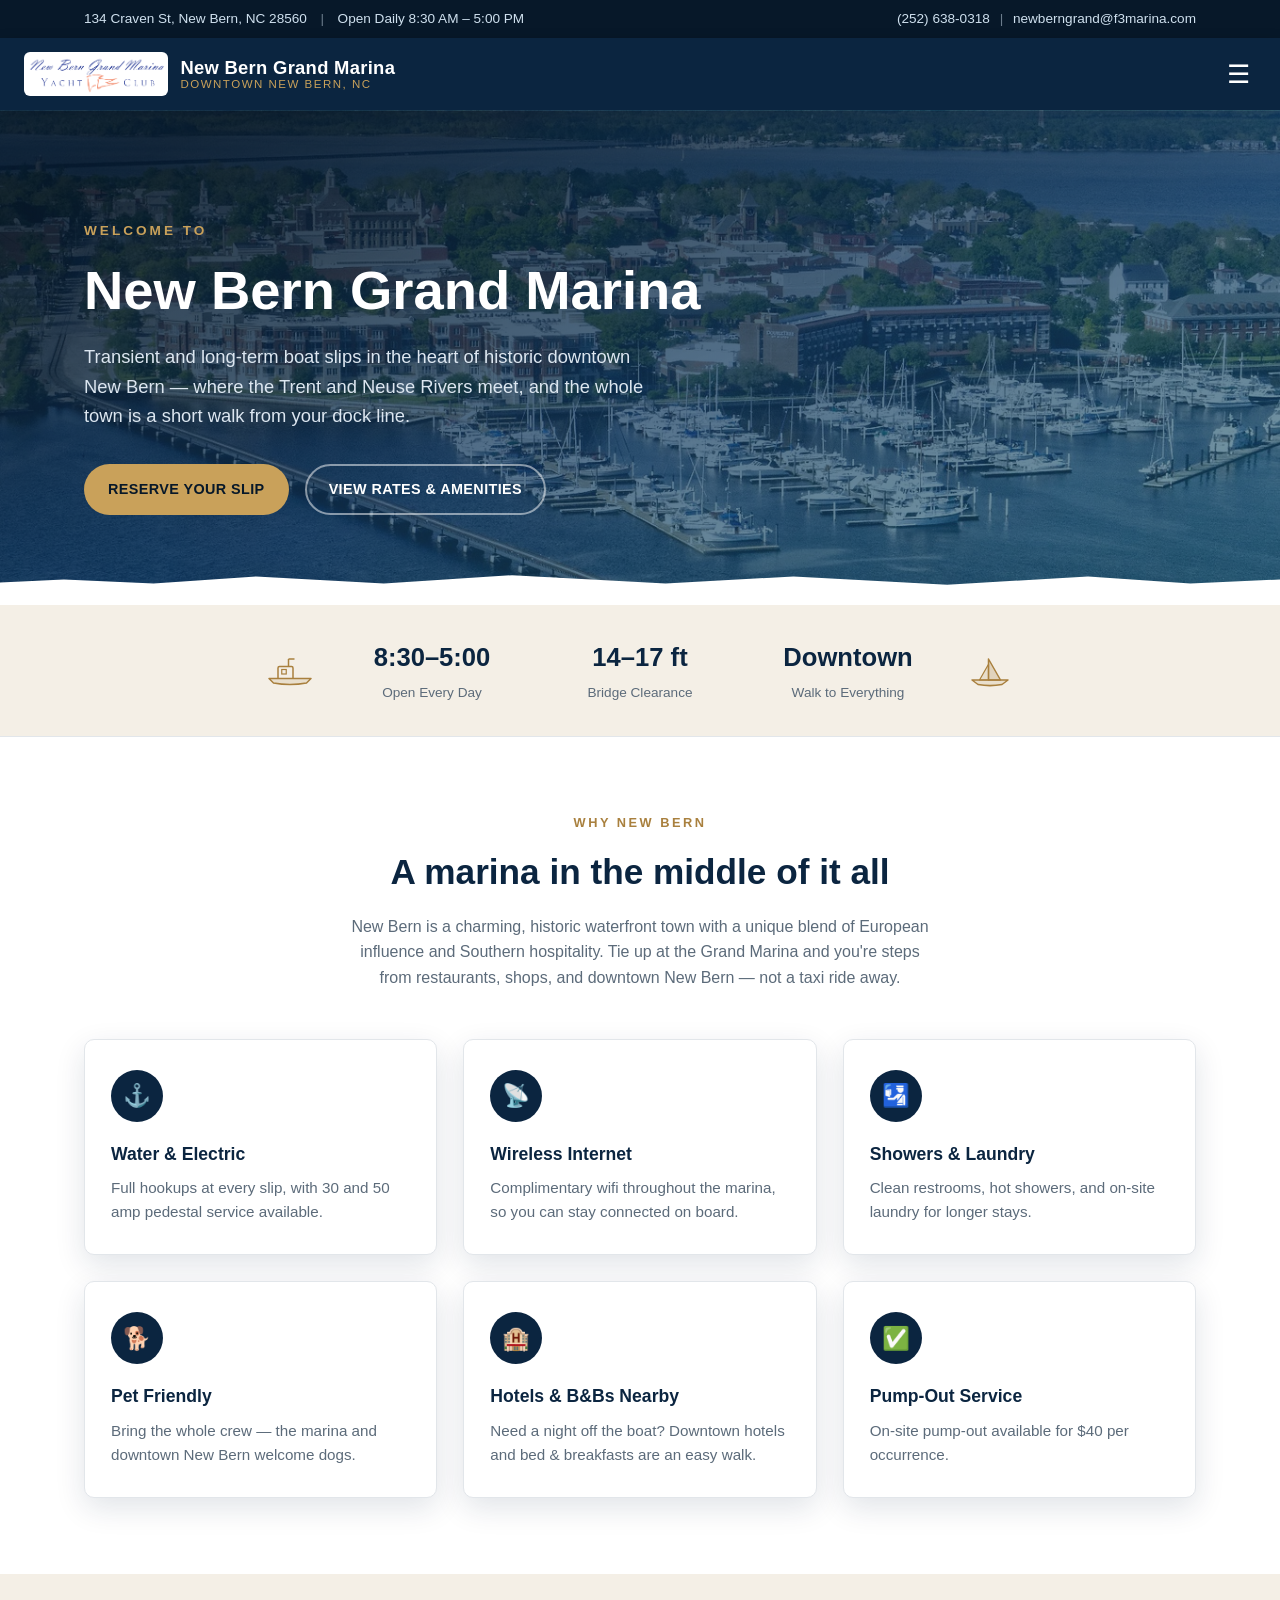
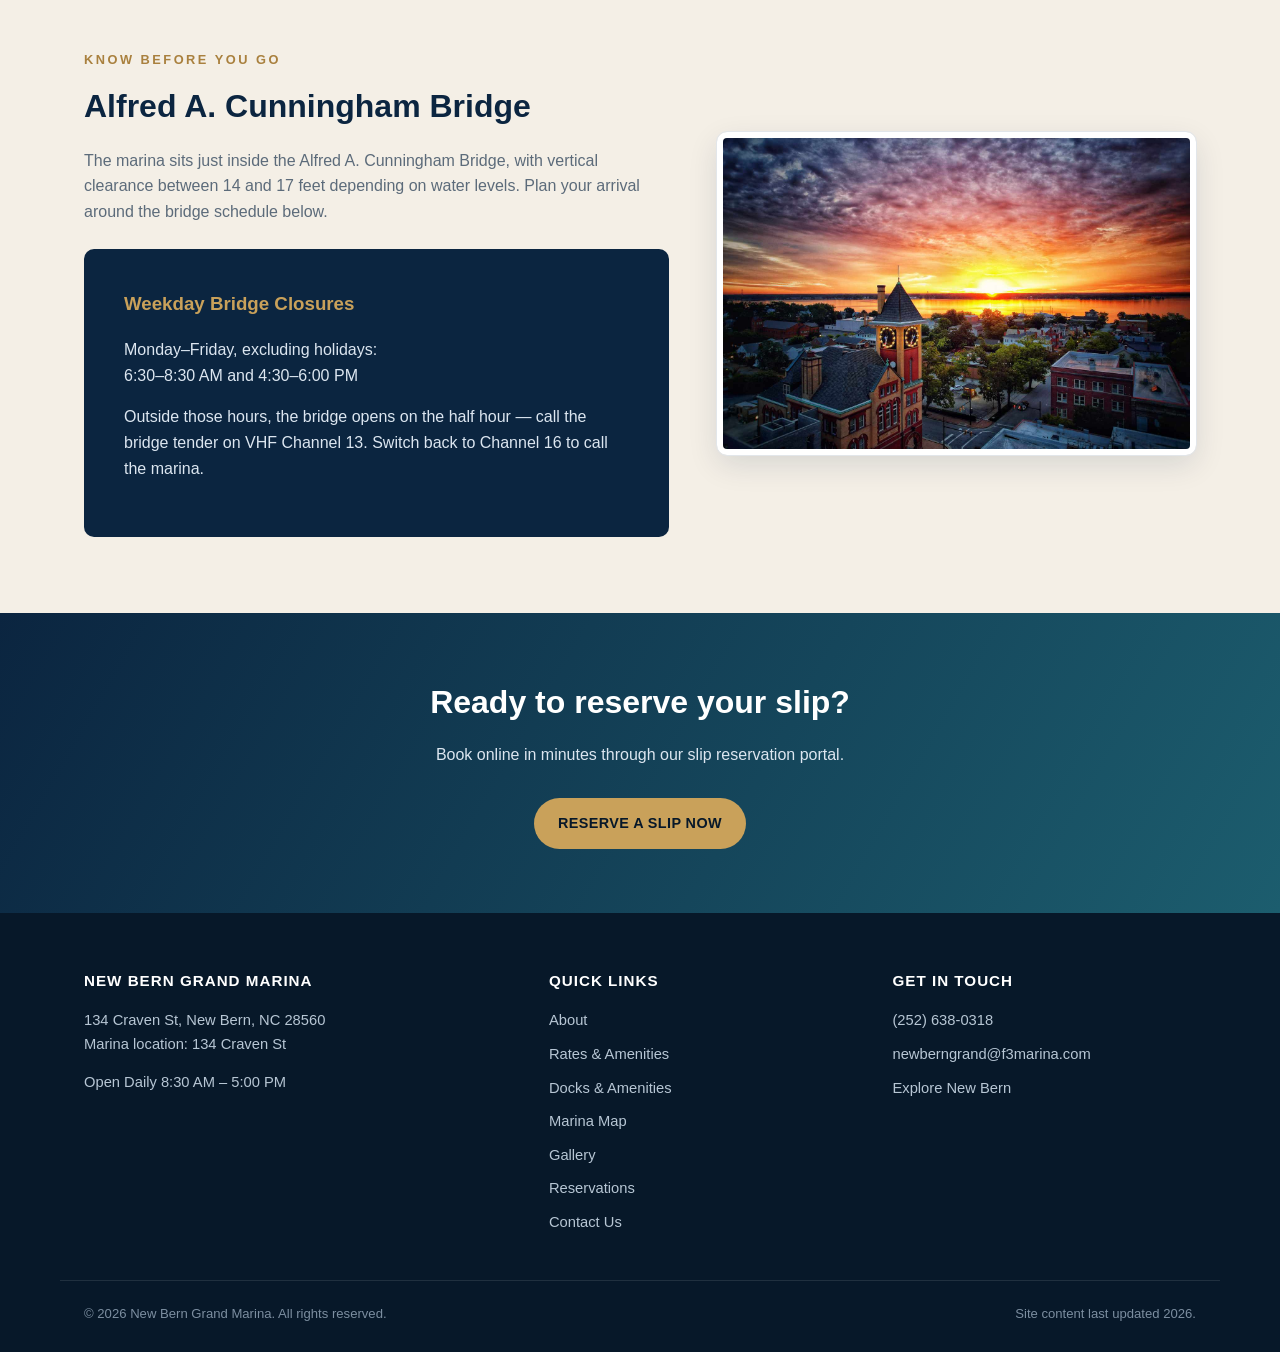
<file: index.html>
<!DOCTYPE html>
<html lang="en">
<head>
<meta charset="UTF-8">
<meta name="viewport" content="width=device-width, initial-scale=1.0">
<title>New Bern Grand Marina | Downtown New Bern, NC</title>
<meta name="description" content="New Bern Grand Marina — transient and long-term boat slips in the heart of historic downtown New Bern, North Carolina. Reserve your slip today.">
<link rel="stylesheet" href="style.css">
</head>
<body>

<div class="topbar">
  <div class="container">
    <div>134 Craven St, New Bern, NC 28560 &nbsp;<span class="sep">|</span>&nbsp; Open Daily 8:30 AM &ndash; 5:00 PM</div>
    <div><a href="tel:+12526380318">(252) 638-0318</a> <span class="sep">|</span> <a href="mailto:newberngrand@f3marina.com">newberngrand@f3marina.com</a></div>
  </div>
</div>

<header class="site-header">
  <div class="container nav-wrap">
    <a href="index.html" class="brand">
      <img src="images/logo.png" alt="New Bern Grand Marina logo">
      <span class="brand-text">
        <span class="name">New Bern Grand Marina</span>
        <span class="tag">Downtown New Bern, NC</span>
      </span>
    </a>
    <button class="nav-toggle" aria-label="Toggle menu" onclick="document.querySelector('.main-nav').classList.toggle('open')">&#9776;</button>
    <nav class="main-nav">
      <a href="index.html" class="active">Home</a>
      <a href="about.html">About</a>
      <a href="rates.html">Rates &amp; Amenities</a>
      <a href="marina-map.html">Marina Map</a>
      <a href="gallery.html">Gallery</a>
      <a href="contact.html">Contact</a>
      <a href="member-portal.html" id="memberLoginTrigger" class="member-login-link">
        <svg viewBox="0 0 24 24" fill="none" stroke="currentColor" stroke-width="2" stroke-linecap="round" stroke-linejoin="round" aria-hidden="true"><rect x="5" y="11" width="14" height="10" rx="2"/><path d="M8 11V7a4 4 0 0 1 8 0v4"/></svg>
        Member Login
      </a>
      <a href="https://customer.marinago.com/fss2zz08/public" class="btn btn-gold nav-cta" target="_blank" rel="noopener">Reserve a Slip</a>
    </nav>
  </div>
</header>

<section class="hero">
  <div class="container">
    <div class="hero-eyebrow">Welcome to</div>
    <h1>New Bern Grand Marina</h1>
    <p class="lead">Transient and long-term boat slips in the heart of historic downtown New Bern &mdash; where the Trent and Neuse Rivers meet, and the whole town is a short walk from your dock line.</p>
    <div class="hero-ctas">
      <a href="https://customer.marinago.com/fss2zz08/public" class="btn btn-gold" target="_blank" rel="noopener">Reserve Your Slip</a>
      <a href="rates.html" class="btn btn-outline">View Rates &amp; Amenities</a>
    </div>
  </div>
</section>

<div class="facts">
  <div class="container facts-row">
    <div class="boat-icon" aria-hidden="true">
      <svg viewBox="0 0 64 48" xmlns="http://www.w3.org/2000/svg">
        <path d="M4 34 L60 34 L54 40 Q32 44 10 40 Z" fill="currentColor" opacity="0.15"/>
        <path d="M4 34 L60 34 L54 40 Q32 44 10 40 Z" fill="none" stroke="currentColor" stroke-width="2" stroke-linejoin="round"/>
        <path d="M16 34 L16 20 Q16 18 18 18 L34 18 Q36 18 36 20 L36 34" fill="none" stroke="currentColor" stroke-width="2" stroke-linejoin="round"/>
        <rect x="21" y="22" width="6" height="6" fill="none" stroke="currentColor" stroke-width="1.6"/>
        <line x1="30" y1="18" x2="30" y2="8" stroke="currentColor" stroke-width="2"/>
        <line x1="30" y1="8" x2="38" y2="8" stroke="currentColor" stroke-width="2"/>
      </svg>
    </div>
    <div class="fact">
      <div class="num">8:30&ndash;5:00</div>
      <div class="label">Open Every Day</div>
    </div>
    <div class="fact">
      <div class="num">14&ndash;17 ft</div>
      <div class="label">Bridge Clearance</div>
    </div>
    <div class="fact">
      <div class="num">Downtown</div>
      <div class="label">Walk to Everything</div>
    </div>
    <div class="boat-icon" aria-hidden="true">
      <svg viewBox="0 0 64 48" xmlns="http://www.w3.org/2000/svg">
        <path d="M8 36 L56 36 L48 42 Q32 45 16 42 Z" fill="currentColor" opacity="0.15"/>
        <path d="M8 36 L56 36 L48 42 Q32 45 16 42 Z" fill="none" stroke="currentColor" stroke-width="2" stroke-linejoin="round"/>
        <path d="M30 8 L30 36 L46 36 Z" fill="currentColor" opacity="0.25"/>
        <path d="M30 8 L30 36 L46 36 Z" fill="none" stroke="currentColor" stroke-width="2" stroke-linejoin="round"/>
        <path d="M30 15 L30 36 L18 36 Z" fill="currentColor" opacity="0.15"/>
        <path d="M30 15 L30 36 L18 36 Z" fill="none" stroke="currentColor" stroke-width="1.6" stroke-linejoin="round"/>
      </svg>
    </div>
  </div>
</div>

<section>
  <div class="container section-head">
    <div class="eyebrow">Why New Bern</div>
    <h2>A marina in the middle of it all</h2>
    <p>New Bern is a charming, historic waterfront town with a unique blend of European influence and Southern hospitality. Tie up at the Grand Marina and you're steps from restaurants, shops, and downtown New Bern &mdash; not a taxi ride away.</p>
  </div>
  <div class="container grid-3">
    <div class="card">
      <div class="icon">&#9875;</div>
      <h3>Water &amp; Electric</h3>
      <p>Full hookups at every slip, with 30 and 50 amp pedestal service available.</p>
    </div>
    <div class="card">
      <div class="icon">&#128225;</div>
      <h3>Wireless Internet</h3>
      <p>Complimentary wifi throughout the marina, so you can stay connected on board.</p>
    </div>
    <div class="card">
      <div class="icon">&#128706;</div>
      <h3>Showers &amp; Laundry</h3>
      <p>Clean restrooms, hot showers, and on-site laundry for longer stays.</p>
    </div>
    <div class="card">
      <div class="icon">&#128021;</div>
      <h3>Pet Friendly</h3>
      <p>Bring the whole crew &mdash; the marina and downtown New Bern welcome dogs.</p>
    </div>
    <div class="card">
      <div class="icon">&#127976;</div>
      <h3>Hotels &amp; B&amp;Bs Nearby</h3>
      <p>Need a night off the boat? Downtown hotels and bed &amp; breakfasts are an easy walk.</p>
    </div>
    <div class="card">
      <div class="icon">&#9989;</div>
      <h3>Pump-Out Service</h3>
      <p>On-site pump-out available for $40 per occurrence.</p>
    </div>
  </div>
</section>

<section class="alt" id="bridge">
  <div class="container grid-2">
    <div>
      <div class="eyebrow" style="color:var(--gold-dark);text-transform:uppercase;letter-spacing:2.5px;font-weight:700;font-size:0.8rem;margin-bottom:10px;">Know Before You Go</div>
      <h2 style="color:var(--navy);font-size:clamp(1.5rem,3vw,2rem);margin:0 0 16px;">Alfred A. Cunningham Bridge</h2>
      <p style="color:var(--muted);">The marina sits just inside the Alfred A. Cunningham Bridge, with vertical clearance between 14 and 17 feet depending on water levels. Plan your arrival around the bridge schedule below.</p>
      <div class="callout" style="margin-top:24px;">
        <h3>Weekday Bridge Closures</h3>
        <p>Monday&ndash;Friday, excluding holidays:<br>
        6:30&ndash;8:30 AM and 4:30&ndash;6:00 PM</p>
        <p style="margin-top:14px;">Outside those hours, the bridge opens on the half hour &mdash; call the bridge tender on VHF Channel 13. Switch back to Channel 16 to call the marina.</p>
      </div>
    </div>
    <div>
      <div class="photo-frame">
        <img src="images/downtown-sunset.jpeg" alt="Sunset view over New Bern Grand Marina">
      </div>
    </div>
  </div>
</section>

<div class="cta-banner">
  <div class="container">
    <h2>Ready to reserve your slip?</h2>
    <p>Book online in minutes through our slip reservation portal.</p>
    <a href="https://customer.marinago.com/fss2zz08/public" class="btn btn-gold" target="_blank" rel="noopener">Reserve a Slip Now</a>
  </div>
</div>

<footer class="site-footer">
  <div class="container footer-grid">
    <div>
      <h4>New Bern Grand Marina</h4>
      <p>134 Craven St, New Bern, NC 28560<br>Marina location: 134 Craven St</p>
      <p>Open Daily 8:30 AM &ndash; 5:00 PM</p>
    </div>
    <div>
      <h4>Quick Links</h4>
      <a class="flink" href="about.html">About</a>
      <a class="flink" href="rates.html">Rates &amp; Amenities</a>
      <a class="flink" href="amenities.html">Docks &amp; Amenities</a>
      <a class="flink" href="marina-map.html">Marina Map</a>
      <a class="flink" href="gallery.html">Gallery</a>
      <a class="flink" href="reservations.html">Reservations</a>
      <a class="flink" href="contact.html">Contact Us</a>
    </div>
    <div>
      <h4>Get In Touch</h4>
      <a class="flink" href="tel:+12526380318">(252) 638-0318</a>
      <a class="flink" href="mailto:newberngrand@f3marina.com">newberngrand@f3marina.com</a>
      <a class="flink" href="https://visitnewbern.com/" target="_blank" rel="noopener">Explore New Bern</a>
    </div>
  </div>
  <div class="container footer-bottom">
    <div><a href="website-setup-guide.pdf" target="_blank" rel="noopener" style="color:inherit;text-decoration:none;">&copy; <span id="year"></span> New Bern Grand Marina. All rights reserved.</a></div>
    <div>Site content last updated 2026.</div>
  </div>
</footer>

<nav class="mobile-action-bar" aria-label="Quick actions">
  <a href="tel:+12526380318">
    <svg viewBox="0 0 24 24" fill="none" stroke="currentColor" stroke-width="2" stroke-linecap="round" stroke-linejoin="round"><path d="M22 16.92v3a2 2 0 0 1-2.18 2 19.79 19.79 0 0 1-8.63-3.07 19.5 19.5 0 0 1-6-6 19.79 19.79 0 0 1-3.07-8.67A2 2 0 0 1 4.11 2h3a2 2 0 0 1 2 1.72c.127.96.361 1.903.7 2.81a2 2 0 0 1-.45 2.11L8.09 9.91a16 16 0 0 0 6 6l1.27-1.27a2 2 0 0 1 2.11-.45c.907.339 1.85.573 2.81.7A2 2 0 0 1 22 16.92z"/></svg>
    <span>Call</span>
  </a>
  <a href="marina-map.html">
    <svg viewBox="0 0 24 24" fill="none" stroke="currentColor" stroke-width="2" stroke-linecap="round" stroke-linejoin="round"><path d="M21 10c0 7-9 13-9 13s-9-6-9-13a9 9 0 0 1 18 0z"/><circle cx="12" cy="10" r="3"/></svg>
    <span>Map</span>
  </a>
  <a href="index.html#bridge">
    <svg viewBox="0 0 24 24" fill="none" stroke="currentColor" stroke-width="2" stroke-linecap="round" stroke-linejoin="round"><circle cx="12" cy="12" r="2"/><path d="M16.24 7.76a6 6 0 0 1 0 8.49M7.76 7.76a6 6 0 0 0 0 8.49M19.07 4.93a10 10 0 0 1 0 14.14M4.93 4.93a10 10 0 0 0 0 14.14"/></svg>
    <span>Bridge</span>
  </a>
  <a href="https://customer.marinago.com/fss2zz08/public" class="primary" target="_blank" rel="noopener">
    <svg viewBox="0 0 24 24" fill="none" stroke="currentColor" stroke-width="2" stroke-linecap="round" stroke-linejoin="round"><circle cx="12" cy="5" r="3"/><path d="M12 22V8"/><path d="M5 12H2a10 10 0 0 0 20 0h-3"/></svg>
    <span>Reserve</span>
  </a>
</nav>
<script>document.getElementById('year').textContent = new Date().getFullYear();</script>
<script src="member-login.js"></script>
</body>
</html>
</file>
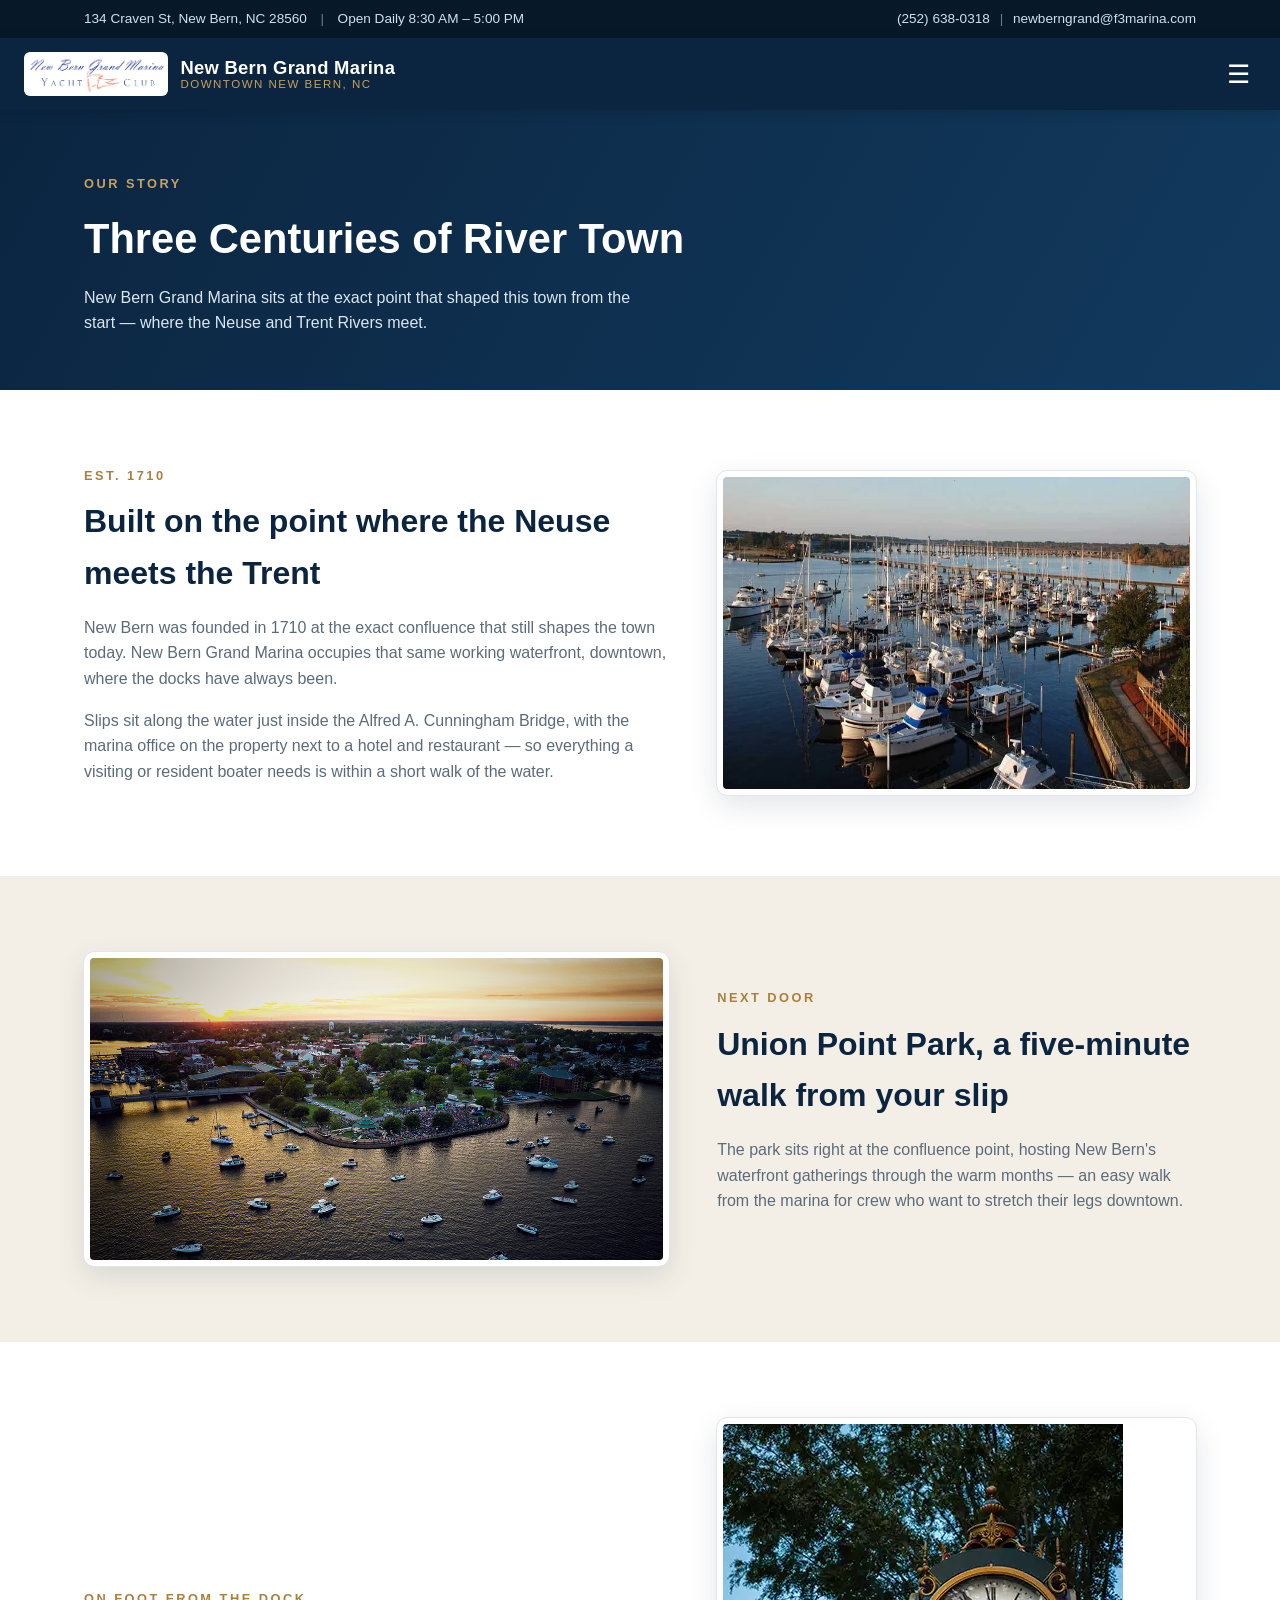
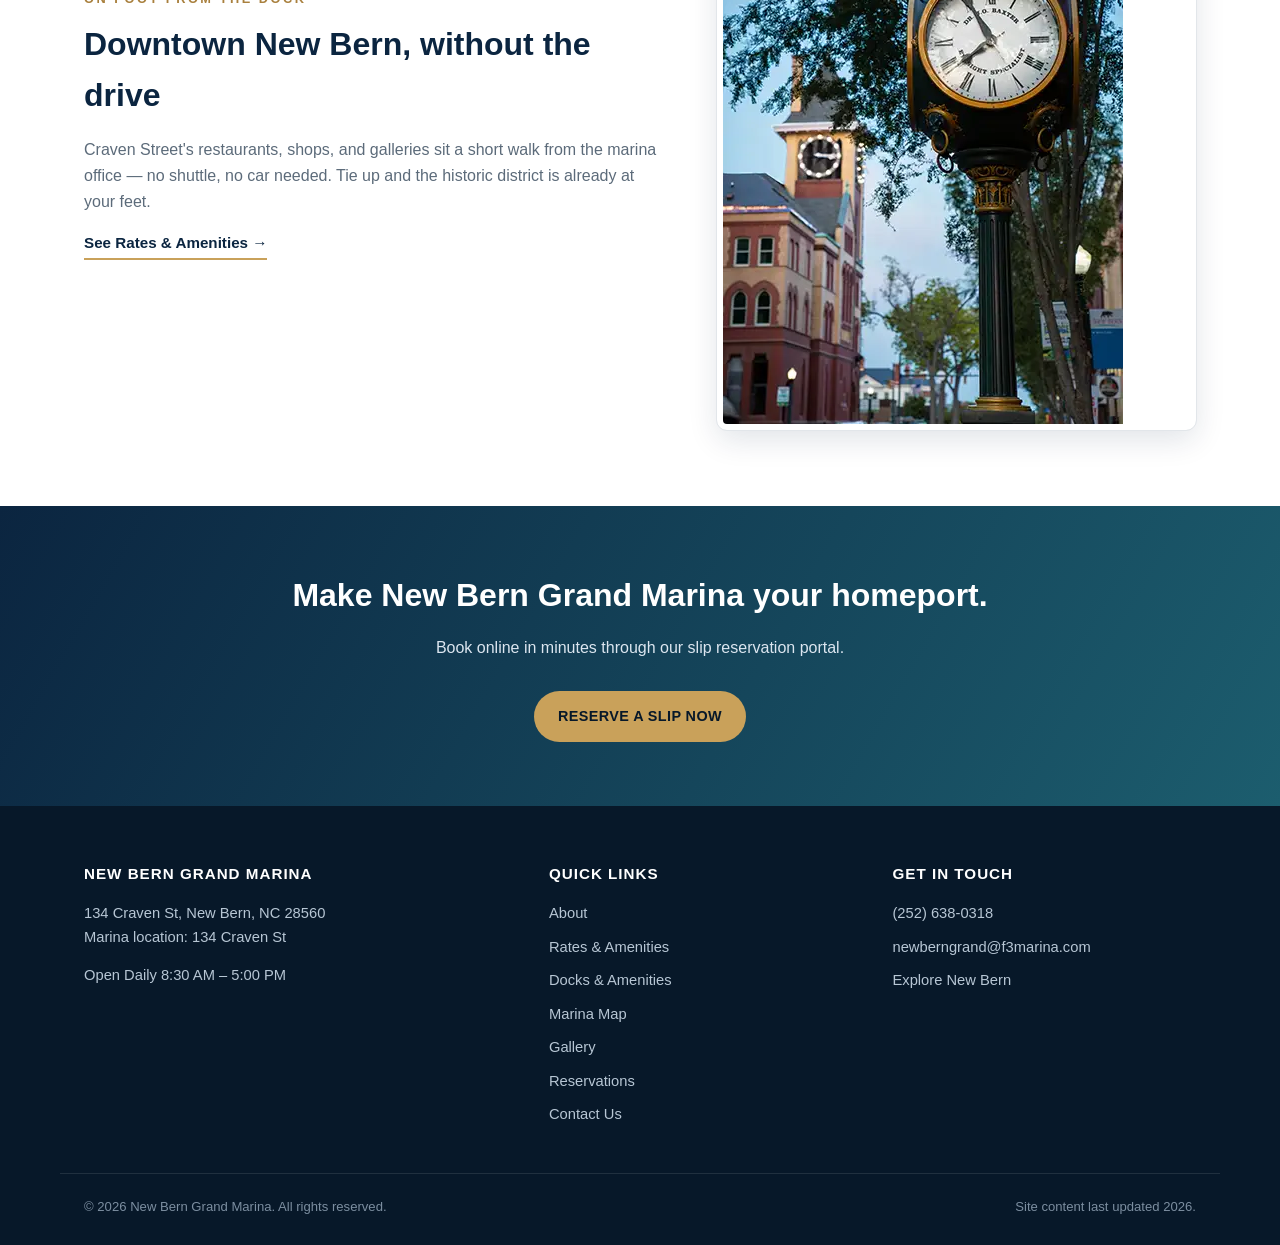
<file: about.html>
<!DOCTYPE html>
<html lang="en">
<head>
<meta charset="UTF-8">
<meta name="viewport" content="width=device-width, initial-scale=1.0">
<title>About | New Bern Grand Marina</title>
<meta name="description" content="New Bern Grand Marina sits at the confluence of the Neuse and Trent Rivers, in the heart of historic downtown New Bern, North Carolina.">
<link rel="stylesheet" href="style.css">
</head>
<body>

<div class="topbar">
  <div class="container">
    <div>134 Craven St, New Bern, NC 28560 &nbsp;<span class="sep">|</span>&nbsp; Open Daily 8:30 AM &ndash; 5:00 PM</div>
    <div><a href="tel:+12526380318">(252) 638-0318</a> <span class="sep">|</span> <a href="mailto:newberngrand@f3marina.com">newberngrand@f3marina.com</a></div>
  </div>
</div>

<header class="site-header">
  <div class="container nav-wrap">
    <a href="index.html" class="brand">
      <img src="images/logo.png" alt="New Bern Grand Marina logo">
      <span class="brand-text">
        <span class="name">New Bern Grand Marina</span>
        <span class="tag">Downtown New Bern, NC</span>
      </span>
    </a>
    <button class="nav-toggle" aria-label="Toggle menu" onclick="document.querySelector('.main-nav').classList.toggle('open')">&#9776;</button>
    <nav class="main-nav">
      <a href="index.html">Home</a>
      <a href="about.html" class="active">About</a>
      <a href="rates.html">Rates &amp; Amenities</a>
      <a href="marina-map.html">Marina Map</a>
      <a href="gallery.html">Gallery</a>
      <a href="contact.html">Contact</a>
      <a href="member-portal.html" id="memberLoginTrigger" class="member-login-link">
        <svg viewBox="0 0 24 24" fill="none" stroke="currentColor" stroke-width="2" stroke-linecap="round" stroke-linejoin="round" aria-hidden="true"><rect x="5" y="11" width="14" height="10" rx="2"/><path d="M8 11V7a4 4 0 0 1 8 0v4"/></svg>
        Member Login
      </a>
      <a href="https://customer.marinago.com/fss2zz08/public" class="btn btn-gold nav-cta" target="_blank" rel="noopener">Reserve a Slip</a>
    </nav>
  </div>
</header>

<div class="page-hero">
  <div class="container">
    <div class="eyebrow">Our Story</div>
    <h1>Three Centuries of River Town</h1>
    <p>New Bern Grand Marina sits at the exact point that shaped this town from the start &mdash; where the Neuse and Trent Rivers meet.</p>
  </div>
</div>

<section>
  <div class="container grid-2">
    <div>
      <div class="eyebrow" style="color:var(--gold-dark);text-transform:uppercase;letter-spacing:2.5px;font-weight:700;font-size:0.8rem;margin-bottom:10px;">Est. 1710</div>
      <h2 style="color:var(--navy);font-size:clamp(1.5rem,3vw,2rem);margin:0 0 16px;">Built on the point where the Neuse meets the Trent</h2>
      <p style="color:var(--muted);">New Bern was founded in 1710 at the exact confluence that still shapes the town today. New Bern Grand Marina occupies that same working waterfront, downtown, where the docks have always been.</p>
      <p style="color:var(--muted);">Slips sit along the water just inside the Alfred A. Cunningham Bridge, with the marina office on the property next to a hotel and restaurant &mdash; so everything a visiting or resident boater needs is within a short walk of the water.</p>
    </div>
    <div>
      <div class="photo-frame">
        <img src="images/marina-golden-hour.webp" alt="New Bern Grand Marina docks at golden hour with downtown New Bern in the background">
      </div>
    </div>
  </div>
</section>

<section class="alt">
  <div class="container grid-2">
    <div>
      <div class="photo-frame">
        <img src="images/union-point-sunset.jpg" alt="Sunset over Union Point Park and the New Bern waterfront, with boats anchored offshore">
      </div>
    </div>
    <div>
      <div class="eyebrow" style="color:var(--gold-dark);text-transform:uppercase;letter-spacing:2.5px;font-weight:700;font-size:0.8rem;margin-bottom:10px;">Next Door</div>
      <h2 style="color:var(--navy);font-size:clamp(1.5rem,3vw,2rem);margin:0 0 16px;">Union Point Park, a five-minute walk from your slip</h2>
      <p style="color:var(--muted);">The park sits right at the confluence point, hosting New Bern's waterfront gatherings through the warm months &mdash; an easy walk from the marina for crew who want to stretch their legs downtown.</p>
    </div>
  </div>
</section>

<section>
  <div class="container grid-2">
    <div>
      <div class="eyebrow" style="color:var(--gold-dark);text-transform:uppercase;letter-spacing:2.5px;font-weight:700;font-size:0.8rem;margin-bottom:10px;">On Foot From the Dock</div>
      <h2 style="color:var(--navy);font-size:clamp(1.5rem,3vw,2rem);margin:0 0 16px;">Downtown New Bern, without the drive</h2>
      <p style="color:var(--muted);">Craven Street's restaurants, shops, and galleries sit a short walk from the marina office &mdash; no shuttle, no car needed. Tie up and the historic district is already at your feet.</p>
      <a href="rates.html" class="btn-ghost">See Rates &amp; Amenities &rarr;</a>
    </div>
    <div>
      <div class="photo-frame">
        <img src="images/downtown-clock.webp" alt="Historic clock on Craven Street in downtown New Bern near dusk">
      </div>
    </div>
  </div>
</section>

<div class="cta-banner">
  <div class="container">
    <h2>Make New Bern Grand Marina your homeport.</h2>
    <p>Book online in minutes through our slip reservation portal.</p>
    <a href="https://customer.marinago.com/fss2zz08/public" class="btn btn-gold" target="_blank" rel="noopener">Reserve a Slip Now</a>
  </div>
</div>

<footer class="site-footer">
  <div class="container footer-grid">
    <div>
      <h4>New Bern Grand Marina</h4>
      <p>134 Craven St, New Bern, NC 28560<br>Marina location: 134 Craven St</p>
      <p>Open Daily 8:30 AM &ndash; 5:00 PM</p>
    </div>
    <div>
      <h4>Quick Links</h4>
      <a class="flink" href="about.html">About</a>
      <a class="flink" href="rates.html">Rates &amp; Amenities</a>
      <a class="flink" href="amenities.html">Docks &amp; Amenities</a>
      <a class="flink" href="marina-map.html">Marina Map</a>
      <a class="flink" href="gallery.html">Gallery</a>
      <a class="flink" href="reservations.html">Reservations</a>
      <a class="flink" href="contact.html">Contact Us</a>
    </div>
    <div>
      <h4>Get In Touch</h4>
      <a class="flink" href="tel:+12526380318">(252) 638-0318</a>
      <a class="flink" href="mailto:newberngrand@f3marina.com">newberngrand@f3marina.com</a>
      <a class="flink" href="https://visitnewbern.com/" target="_blank" rel="noopener">Explore New Bern</a>
    </div>
  </div>
  <div class="container footer-bottom">
    <div><a href="website-setup-guide.pdf" target="_blank" rel="noopener" style="color:inherit;text-decoration:none;">&copy; <span id="year"></span> New Bern Grand Marina. All rights reserved.</a></div>
    <div>Site content last updated 2026.</div>
  </div>
</footer>

<nav class="mobile-action-bar" aria-label="Quick actions">
  <a href="tel:+12526380318">
    <svg viewBox="0 0 24 24" fill="none" stroke="currentColor" stroke-width="2" stroke-linecap="round" stroke-linejoin="round"><path d="M22 16.92v3a2 2 0 0 1-2.18 2 19.79 19.79 0 0 1-8.63-3.07 19.5 19.5 0 0 1-6-6 19.79 19.79 0 0 1-3.07-8.67A2 2 0 0 1 4.11 2h3a2 2 0 0 1 2 1.72c.127.96.361 1.903.7 2.81a2 2 0 0 1-.45 2.11L8.09 9.91a16 16 0 0 0 6 6l1.27-1.27a2 2 0 0 1 2.11-.45c.907.339 1.85.573 2.81.7A2 2 0 0 1 22 16.92z"/></svg>
    <span>Call</span>
  </a>
  <a href="marina-map.html">
    <svg viewBox="0 0 24 24" fill="none" stroke="currentColor" stroke-width="2" stroke-linecap="round" stroke-linejoin="round"><path d="M21 10c0 7-9 13-9 13s-9-6-9-13a9 9 0 0 1 18 0z"/><circle cx="12" cy="10" r="3"/></svg>
    <span>Map</span>
  </a>
  <a href="index.html#bridge">
    <svg viewBox="0 0 24 24" fill="none" stroke="currentColor" stroke-width="2" stroke-linecap="round" stroke-linejoin="round"><circle cx="12" cy="12" r="2"/><path d="M16.24 7.76a6 6 0 0 1 0 8.49M7.76 7.76a6 6 0 0 0 0 8.49M19.07 4.93a10 10 0 0 1 0 14.14M4.93 4.93a10 10 0 0 0 0 14.14"/></svg>
    <span>Bridge</span>
  </a>
  <a href="https://customer.marinago.com/fss2zz08/public" class="primary" target="_blank" rel="noopener">
    <svg viewBox="0 0 24 24" fill="none" stroke="currentColor" stroke-width="2" stroke-linecap="round" stroke-linejoin="round"><circle cx="12" cy="5" r="3"/><path d="M12 22V8"/><path d="M5 12H2a10 10 0 0 0 20 0h-3"/></svg>
    <span>Reserve</span>
  </a>
</nav>
<script>document.getElementById('year').textContent = new Date().getFullYear();</script>
<script src="member-login.js"></script>
</body>
</html>
</file>
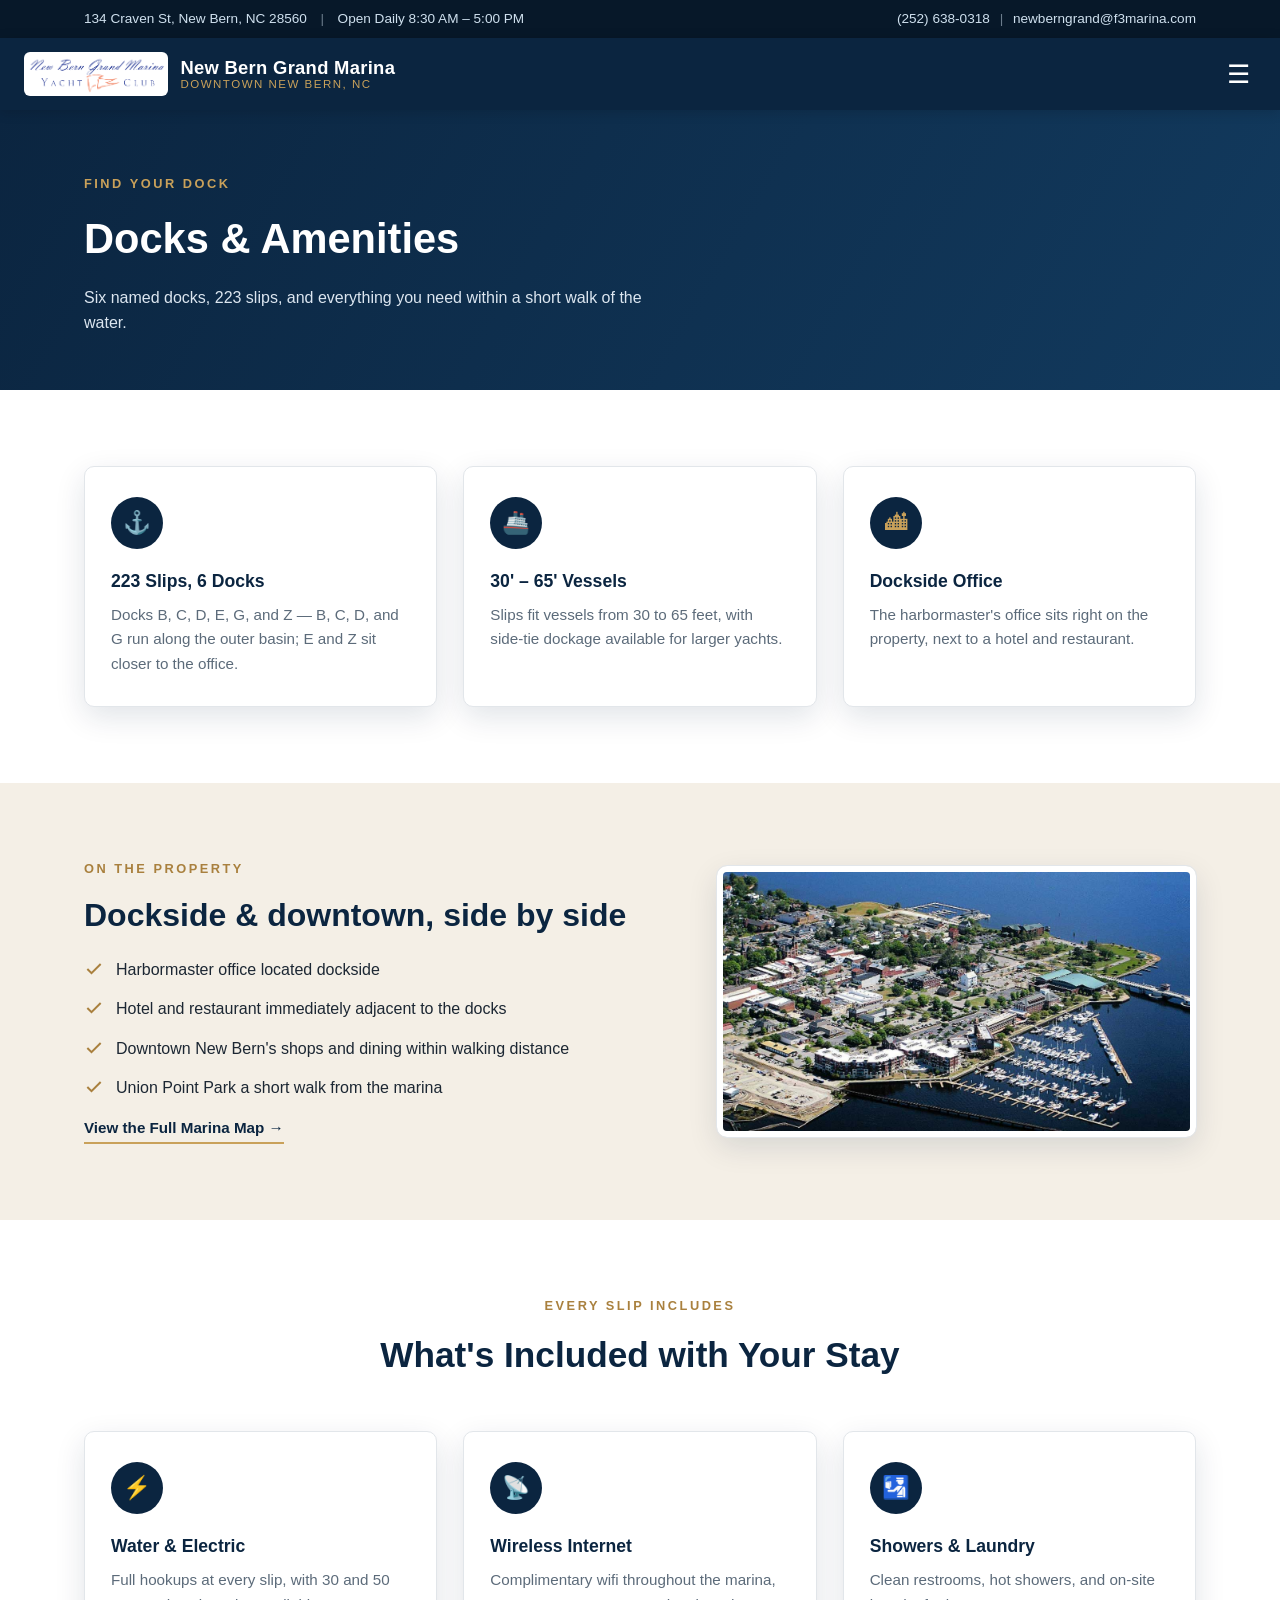
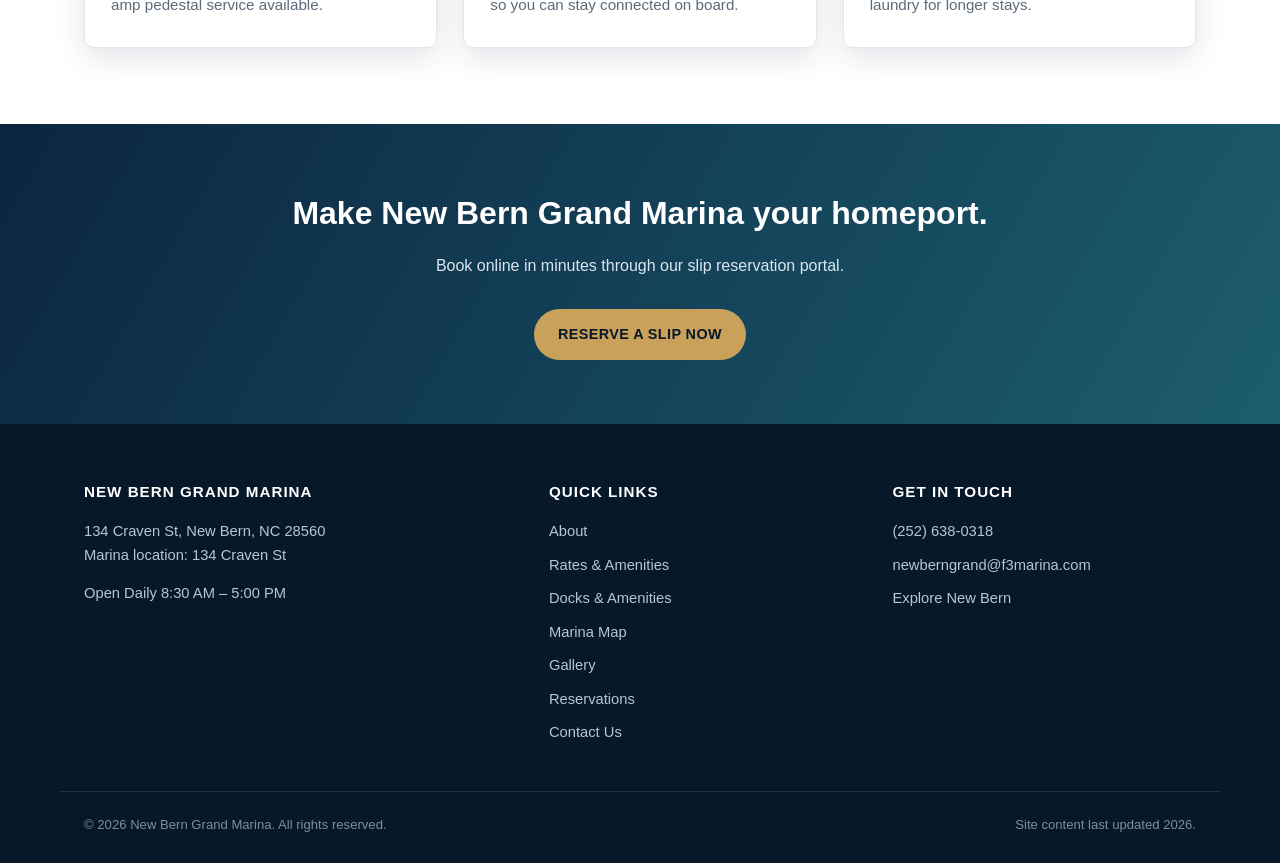
<file: amenities.html>
<!DOCTYPE html>
<html lang="en">
<head>
<meta charset="UTF-8">
<meta name="viewport" content="width=device-width, initial-scale=1.0">
<title>Docks &amp; Amenities | New Bern Grand Marina</title>
<meta name="description" content="Six named docks, 223 slips from 30' to 65', side-tie dockage, and a dockside office steps from downtown New Bern.">
<link rel="stylesheet" href="style.css">
</head>
<body>

<div class="topbar">
  <div class="container">
    <div>134 Craven St, New Bern, NC 28560 &nbsp;<span class="sep">|</span>&nbsp; Open Daily 8:30 AM &ndash; 5:00 PM</div>
    <div><a href="tel:+12526380318">(252) 638-0318</a> <span class="sep">|</span> <a href="mailto:newberngrand@f3marina.com">newberngrand@f3marina.com</a></div>
  </div>
</div>

<header class="site-header">
  <div class="container nav-wrap">
    <a href="index.html" class="brand">
      <img src="images/logo.png" alt="New Bern Grand Marina logo">
      <span class="brand-text">
        <span class="name">New Bern Grand Marina</span>
        <span class="tag">Downtown New Bern, NC</span>
      </span>
    </a>
    <button class="nav-toggle" aria-label="Toggle menu" onclick="document.querySelector('.main-nav').classList.toggle('open')">&#9776;</button>
    <nav class="main-nav">
      <a href="index.html">Home</a>
      <a href="about.html">About</a>
      <a href="rates.html" class="active">Rates &amp; Amenities</a>
      <a href="marina-map.html">Marina Map</a>
      <a href="gallery.html">Gallery</a>
      <a href="contact.html">Contact</a>
      <a href="member-portal.html" id="memberLoginTrigger" class="member-login-link">
        <svg viewBox="0 0 24 24" fill="none" stroke="currentColor" stroke-width="2" stroke-linecap="round" stroke-linejoin="round" aria-hidden="true"><rect x="5" y="11" width="14" height="10" rx="2"/><path d="M8 11V7a4 4 0 0 1 8 0v4"/></svg>
        Member Login
      </a>
      <a href="https://customer.marinago.com/fss2zz08/public" class="btn btn-gold nav-cta" target="_blank" rel="noopener">Reserve a Slip</a>
    </nav>
  </div>
</header>

<div class="page-hero">
  <div class="container">
    <div class="eyebrow">Find Your Dock</div>
    <h1>Docks &amp; Amenities</h1>
    <p>Six named docks, 223 slips, and everything you need within a short walk of the water.</p>
  </div>
</div>

<section>
  <div class="container grid-3">
    <div class="card">
      <div class="icon">&#9875;</div>
      <h3>223 Slips, 6 Docks</h3>
      <p>Docks B, C, D, E, G, and Z &mdash; B, C, D, and G run along the outer basin; E and Z sit closer to the office.</p>
    </div>
    <div class="card">
      <div class="icon">&#128674;</div>
      <h3>30' &ndash; 65' Vessels</h3>
      <p>Slips fit vessels from 30 to 65 feet, with side-tie dockage available for larger yachts.</p>
    </div>
    <div class="card">
      <div class="icon">&#127961;</div>
      <h3>Dockside Office</h3>
      <p>The harbormaster's office sits right on the property, next to a hotel and restaurant.</p>
    </div>
  </div>
</section>

<section class="alt">
  <div class="container grid-2">
    <div>
      <div class="eyebrow" style="color:var(--gold-dark);text-transform:uppercase;letter-spacing:2.5px;font-weight:700;font-size:0.8rem;margin-bottom:10px;">On the Property</div>
      <h2 style="color:var(--navy);font-size:clamp(1.5rem,3vw,2rem);margin:0 0 16px;">Dockside &amp; downtown, side by side</h2>
      <ul class="list-check">
        <li><svg viewBox="0 0 24 24" fill="none" stroke="currentColor" stroke-width="2.4"><path d="M20 6 9 17l-5-5"/></svg><span>Harbormaster office located dockside</span></li>
        <li><svg viewBox="0 0 24 24" fill="none" stroke="currentColor" stroke-width="2.4"><path d="M20 6 9 17l-5-5"/></svg><span>Hotel and restaurant immediately adjacent to the docks</span></li>
        <li><svg viewBox="0 0 24 24" fill="none" stroke="currentColor" stroke-width="2.4"><path d="M20 6 9 17l-5-5"/></svg><span>Downtown New Bern's shops and dining within walking distance</span></li>
        <li><svg viewBox="0 0 24 24" fill="none" stroke="currentColor" stroke-width="2.4"><path d="M20 6 9 17l-5-5"/></svg><span>Union Point Park a short walk from the marina</span></li>
      </ul>
      <a href="marina-map.html" class="btn-ghost">View the Full Marina Map &rarr;</a>
    </div>
    <div>
      <div class="photo-frame">
        <img src="images/confluence-aerial.jpg" alt="Aerial view of downtown New Bern and the marina at the confluence of the Neuse and Trent Rivers">
      </div>
    </div>
  </div>
</section>

<section>
  <div class="container section-head">
    <div class="eyebrow">Every Slip Includes</div>
    <h2>What's Included with Your Stay</h2>
  </div>
  <div class="container grid-3">
    <div class="card">
      <div class="icon">&#9889;</div>
      <h3>Water &amp; Electric</h3>
      <p>Full hookups at every slip, with 30 and 50 amp pedestal service available.</p>
    </div>
    <div class="card">
      <div class="icon">&#128225;</div>
      <h3>Wireless Internet</h3>
      <p>Complimentary wifi throughout the marina, so you can stay connected on board.</p>
    </div>
    <div class="card">
      <div class="icon">&#128706;</div>
      <h3>Showers &amp; Laundry</h3>
      <p>Clean restrooms, hot showers, and on-site laundry for longer stays.</p>
    </div>
  </div>
</section>

<div class="cta-banner">
  <div class="container">
    <h2>Make New Bern Grand Marina your homeport.</h2>
    <p>Book online in minutes through our slip reservation portal.</p>
    <a href="https://customer.marinago.com/fss2zz08/public" class="btn btn-gold" target="_blank" rel="noopener">Reserve a Slip Now</a>
  </div>
</div>

<footer class="site-footer">
  <div class="container footer-grid">
    <div>
      <h4>New Bern Grand Marina</h4>
      <p>134 Craven St, New Bern, NC 28560<br>Marina location: 134 Craven St</p>
      <p>Open Daily 8:30 AM &ndash; 5:00 PM</p>
    </div>
    <div>
      <h4>Quick Links</h4>
      <a class="flink" href="about.html">About</a>
      <a class="flink" href="rates.html">Rates &amp; Amenities</a>
      <a class="flink" href="amenities.html">Docks &amp; Amenities</a>
      <a class="flink" href="marina-map.html">Marina Map</a>
      <a class="flink" href="gallery.html">Gallery</a>
      <a class="flink" href="reservations.html">Reservations</a>
      <a class="flink" href="contact.html">Contact Us</a>
    </div>
    <div>
      <h4>Get In Touch</h4>
      <a class="flink" href="tel:+12526380318">(252) 638-0318</a>
      <a class="flink" href="mailto:newberngrand@f3marina.com">newberngrand@f3marina.com</a>
      <a class="flink" href="https://visitnewbern.com/" target="_blank" rel="noopener">Explore New Bern</a>
    </div>
  </div>
  <div class="container footer-bottom">
    <div><a href="website-setup-guide.pdf" target="_blank" rel="noopener" style="color:inherit;text-decoration:none;">&copy; <span id="year"></span> New Bern Grand Marina. All rights reserved.</a></div>
    <div>Site content last updated 2026.</div>
  </div>
</footer>

<nav class="mobile-action-bar" aria-label="Quick actions">
  <a href="tel:+12526380318">
    <svg viewBox="0 0 24 24" fill="none" stroke="currentColor" stroke-width="2" stroke-linecap="round" stroke-linejoin="round"><path d="M22 16.92v3a2 2 0 0 1-2.18 2 19.79 19.79 0 0 1-8.63-3.07 19.5 19.5 0 0 1-6-6 19.79 19.79 0 0 1-3.07-8.67A2 2 0 0 1 4.11 2h3a2 2 0 0 1 2 1.72c.127.96.361 1.903.7 2.81a2 2 0 0 1-.45 2.11L8.09 9.91a16 16 0 0 0 6 6l1.27-1.27a2 2 0 0 1 2.11-.45c.907.339 1.85.573 2.81.7A2 2 0 0 1 22 16.92z"/></svg>
    <span>Call</span>
  </a>
  <a href="marina-map.html">
    <svg viewBox="0 0 24 24" fill="none" stroke="currentColor" stroke-width="2" stroke-linecap="round" stroke-linejoin="round"><path d="M21 10c0 7-9 13-9 13s-9-6-9-13a9 9 0 0 1 18 0z"/><circle cx="12" cy="10" r="3"/></svg>
    <span>Map</span>
  </a>
  <a href="index.html#bridge">
    <svg viewBox="0 0 24 24" fill="none" stroke="currentColor" stroke-width="2" stroke-linecap="round" stroke-linejoin="round"><circle cx="12" cy="12" r="2"/><path d="M16.24 7.76a6 6 0 0 1 0 8.49M7.76 7.76a6 6 0 0 0 0 8.49M19.07 4.93a10 10 0 0 1 0 14.14M4.93 4.93a10 10 0 0 0 0 14.14"/></svg>
    <span>Bridge</span>
  </a>
  <a href="https://customer.marinago.com/fss2zz08/public" class="primary" target="_blank" rel="noopener">
    <svg viewBox="0 0 24 24" fill="none" stroke="currentColor" stroke-width="2" stroke-linecap="round" stroke-linejoin="round"><circle cx="12" cy="5" r="3"/><path d="M12 22V8"/><path d="M5 12H2a10 10 0 0 0 20 0h-3"/></svg>
    <span>Reserve</span>
  </a>
</nav>
<script>document.getElementById('year').textContent = new Date().getFullYear();</script>
<script src="member-login.js"></script>
</body>
</html>
</file>
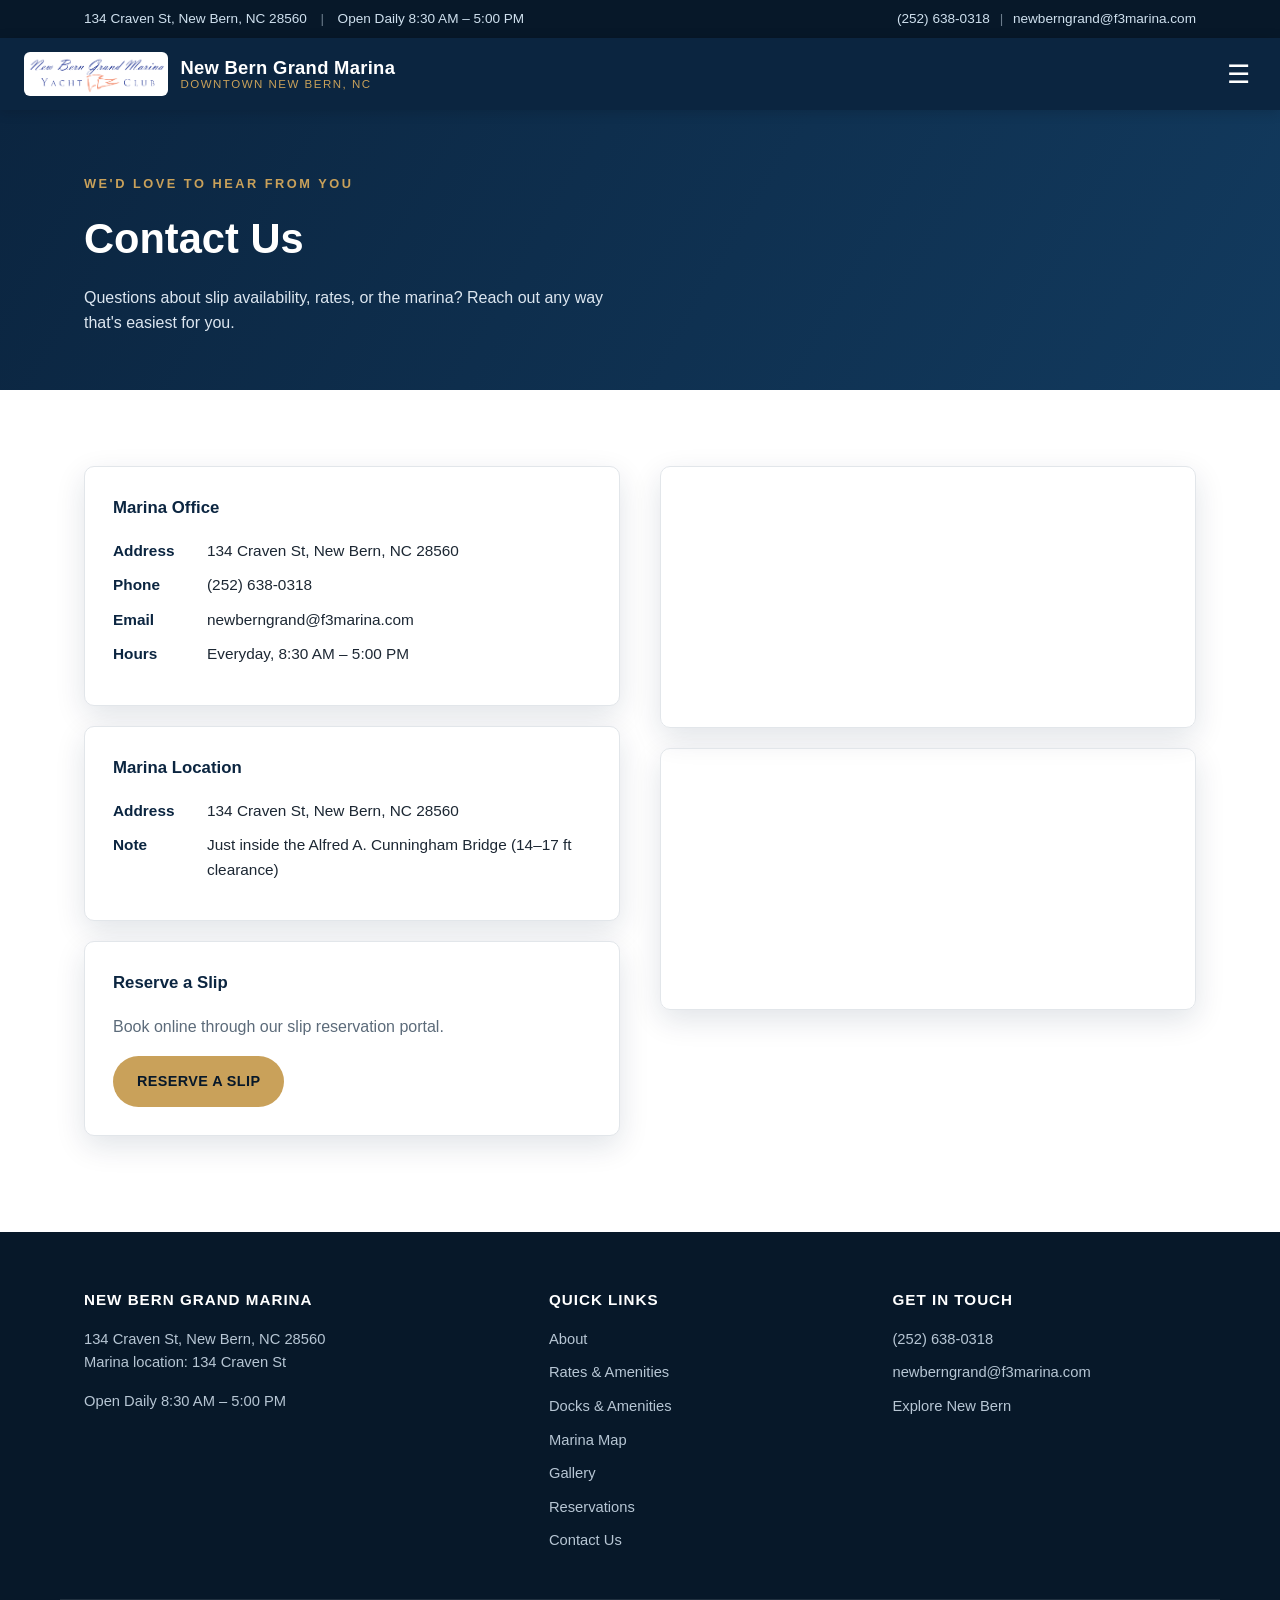
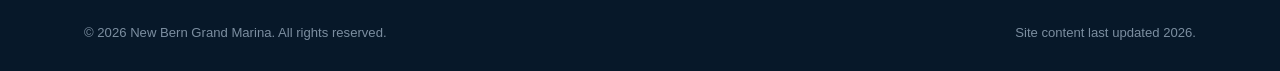
<file: contact.html>
<!DOCTYPE html>
<html lang="en">
<head>
<meta charset="UTF-8">
<meta name="viewport" content="width=device-width, initial-scale=1.0">
<title>Contact | New Bern Grand Marina</title>
<meta name="description" content="Contact New Bern Grand Marina — phone, email, address, and hours for our downtown New Bern, NC location.">
<link rel="stylesheet" href="style.css">
</head>
<body>

<div class="topbar">
  <div class="container">
    <div>134 Craven St, New Bern, NC 28560 &nbsp;<span class="sep">|</span>&nbsp; Open Daily 8:30 AM &ndash; 5:00 PM</div>
    <div><a href="tel:+12526380318">(252) 638-0318</a> <span class="sep">|</span> <a href="mailto:newberngrand@f3marina.com">newberngrand@f3marina.com</a></div>
  </div>
</div>

<header class="site-header">
  <div class="container nav-wrap">
    <a href="index.html" class="brand">
      <img src="images/logo.png" alt="New Bern Grand Marina logo">
      <span class="brand-text">
        <span class="name">New Bern Grand Marina</span>
        <span class="tag">Downtown New Bern, NC</span>
      </span>
    </a>
    <button class="nav-toggle" aria-label="Toggle menu" onclick="document.querySelector('.main-nav').classList.toggle('open')">&#9776;</button>
    <nav class="main-nav">
      <a href="index.html">Home</a>
      <a href="about.html">About</a>
      <a href="rates.html">Rates &amp; Amenities</a>
      <a href="marina-map.html">Marina Map</a>
      <a href="gallery.html">Gallery</a>
      <a href="contact.html" class="active">Contact</a>
      <a href="member-portal.html" id="memberLoginTrigger" class="member-login-link">
        <svg viewBox="0 0 24 24" fill="none" stroke="currentColor" stroke-width="2" stroke-linecap="round" stroke-linejoin="round" aria-hidden="true"><rect x="5" y="11" width="14" height="10" rx="2"/><path d="M8 11V7a4 4 0 0 1 8 0v4"/></svg>
        Member Login
      </a>
      <a href="https://customer.marinago.com/fss2zz08/public" class="btn btn-gold nav-cta" target="_blank" rel="noopener">Reserve a Slip</a>
    </nav>
  </div>
</header>

<div class="page-hero">
  <div class="container">
    <div class="eyebrow">We'd Love to Hear From You</div>
    <h1>Contact Us</h1>
    <p>Questions about slip availability, rates, or the marina? Reach out any way that's easiest for you.</p>
  </div>
</div>

<section>
  <div class="container contact-grid">
    <div>
      <div class="contact-card">
        <h3>Marina Office</h3>
        <div class="row"><strong>Address</strong> 134 Craven St, New Bern, NC 28560</div>
        <div class="row"><strong>Phone</strong> <a href="tel:+12526380318">(252) 638-0318</a></div>
        <div class="row"><strong>Email</strong> <a href="mailto:newberngrand@f3marina.com">newberngrand@f3marina.com</a></div>
        <div class="row"><strong>Hours</strong> Everyday, 8:30 AM &ndash; 5:00 PM</div>
      </div>
      <div class="contact-card">
        <h3>Marina Location</h3>
        <div class="row"><strong>Address</strong> 134 Craven St, New Bern, NC 28560</div>
        <div class="row"><strong>Note</strong> Just inside the Alfred A. Cunningham Bridge (14&ndash;17 ft clearance)</div>
      </div>
      <div class="contact-card">
        <h3>Reserve a Slip</h3>
        <p style="color:var(--muted);margin:0 0 16px;">Book online through our slip reservation portal.</p>
        <a href="https://customer.marinago.com/fss2zz08/public" class="btn btn-gold" target="_blank" rel="noopener">Reserve a Slip</a>
      </div>
    </div>
    <div>
      <div class="map-embed" style="margin-bottom:20px;">
        <iframe src="https://www.google.com/maps?q=134+Craven+St,+New+Bern,+NC+28560&output=embed" title="Map to marina office" loading="lazy"></iframe>
      </div>
      <div class="map-embed">
        <iframe src="https://www.google.com/maps?q=134+Craven+St,+New+Bern,+NC+28560&output=embed" title="Map to marina docks" loading="lazy"></iframe>
      </div>
    </div>
  </div>
</section>

<footer class="site-footer">
  <div class="container footer-grid">
    <div>
      <h4>New Bern Grand Marina</h4>
      <p>134 Craven St, New Bern, NC 28560<br>Marina location: 134 Craven St</p>
      <p>Open Daily 8:30 AM &ndash; 5:00 PM</p>
    </div>
    <div>
      <h4>Quick Links</h4>
      <a class="flink" href="about.html">About</a>
      <a class="flink" href="rates.html">Rates &amp; Amenities</a>
      <a class="flink" href="amenities.html">Docks &amp; Amenities</a>
      <a class="flink" href="marina-map.html">Marina Map</a>
      <a class="flink" href="gallery.html">Gallery</a>
      <a class="flink" href="reservations.html">Reservations</a>
      <a class="flink" href="contact.html">Contact Us</a>
    </div>
    <div>
      <h4>Get In Touch</h4>
      <a class="flink" href="tel:+12526380318">(252) 638-0318</a>
      <a class="flink" href="mailto:newberngrand@f3marina.com">newberngrand@f3marina.com</a>
      <a class="flink" href="https://visitnewbern.com/" target="_blank" rel="noopener">Explore New Bern</a>
    </div>
  </div>
  <div class="container footer-bottom">
    <div><a href="website-setup-guide.pdf" target="_blank" rel="noopener" style="color:inherit;text-decoration:none;">&copy; <span id="year"></span> New Bern Grand Marina. All rights reserved.</a></div>
    <div>Site content last updated 2026.</div>
  </div>
</footer>

<nav class="mobile-action-bar" aria-label="Quick actions">
  <a href="tel:+12526380318">
    <svg viewBox="0 0 24 24" fill="none" stroke="currentColor" stroke-width="2" stroke-linecap="round" stroke-linejoin="round"><path d="M22 16.92v3a2 2 0 0 1-2.18 2 19.79 19.79 0 0 1-8.63-3.07 19.5 19.5 0 0 1-6-6 19.79 19.79 0 0 1-3.07-8.67A2 2 0 0 1 4.11 2h3a2 2 0 0 1 2 1.72c.127.96.361 1.903.7 2.81a2 2 0 0 1-.45 2.11L8.09 9.91a16 16 0 0 0 6 6l1.27-1.27a2 2 0 0 1 2.11-.45c.907.339 1.85.573 2.81.7A2 2 0 0 1 22 16.92z"/></svg>
    <span>Call</span>
  </a>
  <a href="marina-map.html">
    <svg viewBox="0 0 24 24" fill="none" stroke="currentColor" stroke-width="2" stroke-linecap="round" stroke-linejoin="round"><path d="M21 10c0 7-9 13-9 13s-9-6-9-13a9 9 0 0 1 18 0z"/><circle cx="12" cy="10" r="3"/></svg>
    <span>Map</span>
  </a>
  <a href="index.html#bridge">
    <svg viewBox="0 0 24 24" fill="none" stroke="currentColor" stroke-width="2" stroke-linecap="round" stroke-linejoin="round"><circle cx="12" cy="12" r="2"/><path d="M16.24 7.76a6 6 0 0 1 0 8.49M7.76 7.76a6 6 0 0 0 0 8.49M19.07 4.93a10 10 0 0 1 0 14.14M4.93 4.93a10 10 0 0 0 0 14.14"/></svg>
    <span>Bridge</span>
  </a>
  <a href="https://customer.marinago.com/fss2zz08/public" class="primary" target="_blank" rel="noopener">
    <svg viewBox="0 0 24 24" fill="none" stroke="currentColor" stroke-width="2" stroke-linecap="round" stroke-linejoin="round"><circle cx="12" cy="5" r="3"/><path d="M12 22V8"/><path d="M5 12H2a10 10 0 0 0 20 0h-3"/></svg>
    <span>Reserve</span>
  </a>
</nav>
<script>document.getElementById('year').textContent = new Date().getFullYear();</script>
<script src="member-login.js"></script>
</body>
</html>
</file>
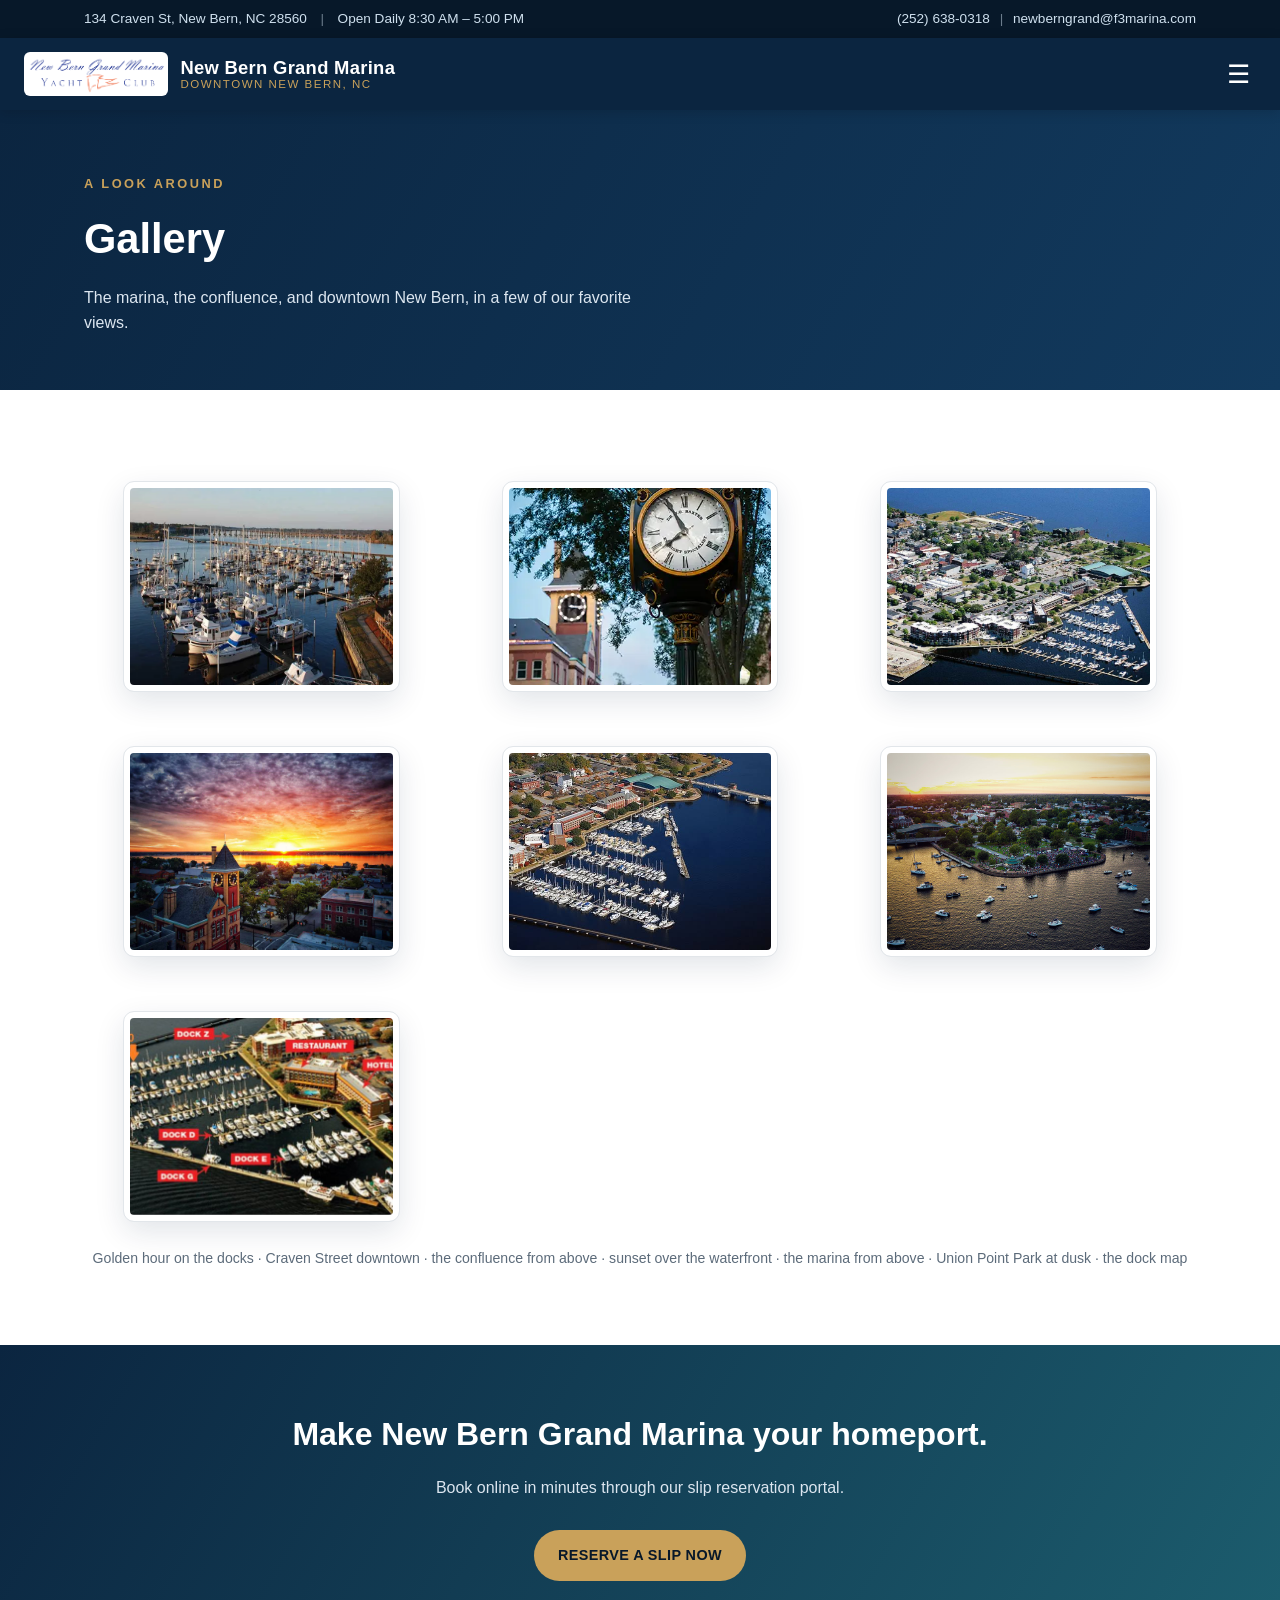
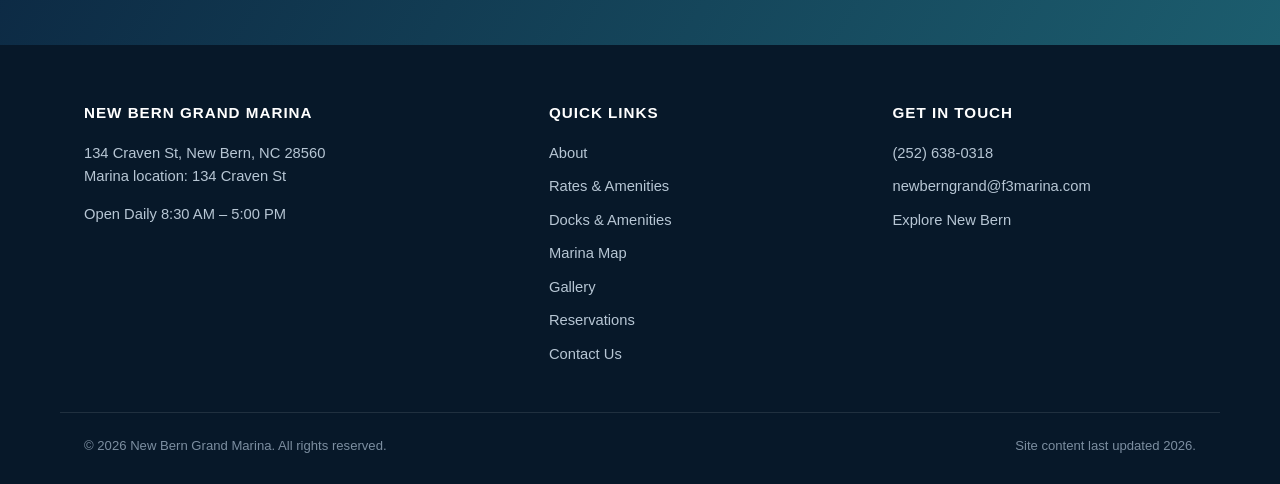
<file: gallery.html>
<!DOCTYPE html>
<html lang="en">
<head>
<meta charset="UTF-8">
<meta name="viewport" content="width=device-width, initial-scale=1.0">
<title>Gallery | New Bern Grand Marina</title>
<meta name="description" content="Photos of New Bern Grand Marina and downtown New Bern, North Carolina, at the confluence of the Neuse and Trent Rivers.">
<link rel="stylesheet" href="style.css">
</head>
<body>

<div class="topbar">
  <div class="container">
    <div>134 Craven St, New Bern, NC 28560 &nbsp;<span class="sep">|</span>&nbsp; Open Daily 8:30 AM &ndash; 5:00 PM</div>
    <div><a href="tel:+12526380318">(252) 638-0318</a> <span class="sep">|</span> <a href="mailto:newberngrand@f3marina.com">newberngrand@f3marina.com</a></div>
  </div>
</div>

<header class="site-header">
  <div class="container nav-wrap">
    <a href="index.html" class="brand">
      <img src="images/logo.png" alt="New Bern Grand Marina logo">
      <span class="brand-text">
        <span class="name">New Bern Grand Marina</span>
        <span class="tag">Downtown New Bern, NC</span>
      </span>
    </a>
    <button class="nav-toggle" aria-label="Toggle menu" onclick="document.querySelector('.main-nav').classList.toggle('open')">&#9776;</button>
    <nav class="main-nav">
      <a href="index.html">Home</a>
      <a href="about.html">About</a>
      <a href="rates.html">Rates &amp; Amenities</a>
      <a href="marina-map.html">Marina Map</a>
      <a href="gallery.html" class="active">Gallery</a>
      <a href="contact.html">Contact</a>
      <a href="member-portal.html" id="memberLoginTrigger" class="member-login-link">
        <svg viewBox="0 0 24 24" fill="none" stroke="currentColor" stroke-width="2" stroke-linecap="round" stroke-linejoin="round" aria-hidden="true"><rect x="5" y="11" width="14" height="10" rx="2"/><path d="M8 11V7a4 4 0 0 1 8 0v4"/></svg>
        Member Login
      </a>
      <a href="https://customer.marinago.com/fss2zz08/public" class="btn btn-gold nav-cta" target="_blank" rel="noopener">Reserve a Slip</a>
    </nav>
  </div>
</header>

<div class="page-hero">
  <div class="container">
    <div class="eyebrow">A Look Around</div>
    <h1>Gallery</h1>
    <p>The marina, the confluence, and downtown New Bern, in a few of our favorite views.</p>
  </div>
</div>

<section>
  <div class="container gallery-grid">
    <figure class="photo-frame">
      <img src="images/marina-golden-hour.webp" alt="Sailboats lining the docks at New Bern Grand Marina at golden hour, downtown New Bern in the background">
    </figure>
    <figure class="photo-frame">
      <img src="images/downtown-clock.webp" alt="Historic clock on Craven Street in downtown New Bern near dusk">
    </figure>
    <figure class="photo-frame">
      <img src="images/confluence-aerial.jpg" alt="Aerial view of downtown New Bern at the confluence of the Neuse and Trent Rivers">
    </figure>
    <figure class="photo-frame">
      <img src="images/downtown-sunset.jpeg" alt="Dramatic sunset over the downtown New Bern clock tower and waterfront">
    </figure>
    <figure class="photo-frame">
      <img src="images/hero-marina-sky.jpg" alt="Aerial view of New Bern Grand Marina docks under a clear blue sky">
    </figure>
    <figure class="photo-frame">
      <img src="images/union-point-sunset.jpg" alt="Sunset over Union Point Park with boats anchored offshore">
    </figure>
    <figure class="photo-frame">
      <img src="images/dock-map.jpg" alt="Map of New Bern Grand Marina showing Docks B, C, D, E, G, and Z">
    </figure>
  </div>
  <p class="gallery-caption">Golden hour on the docks &middot; Craven Street downtown &middot; the confluence from above &middot; sunset over the waterfront &middot; the marina from above &middot; Union Point Park at dusk &middot; the dock map</p>
</section>

<div class="cta-banner">
  <div class="container">
    <h2>Make New Bern Grand Marina your homeport.</h2>
    <p>Book online in minutes through our slip reservation portal.</p>
    <a href="https://customer.marinago.com/fss2zz08/public" class="btn btn-gold" target="_blank" rel="noopener">Reserve a Slip Now</a>
  </div>
</div>

<footer class="site-footer">
  <div class="container footer-grid">
    <div>
      <h4>New Bern Grand Marina</h4>
      <p>134 Craven St, New Bern, NC 28560<br>Marina location: 134 Craven St</p>
      <p>Open Daily 8:30 AM &ndash; 5:00 PM</p>
    </div>
    <div>
      <h4>Quick Links</h4>
      <a class="flink" href="about.html">About</a>
      <a class="flink" href="rates.html">Rates &amp; Amenities</a>
      <a class="flink" href="amenities.html">Docks &amp; Amenities</a>
      <a class="flink" href="marina-map.html">Marina Map</a>
      <a class="flink" href="gallery.html">Gallery</a>
      <a class="flink" href="reservations.html">Reservations</a>
      <a class="flink" href="contact.html">Contact Us</a>
    </div>
    <div>
      <h4>Get In Touch</h4>
      <a class="flink" href="tel:+12526380318">(252) 638-0318</a>
      <a class="flink" href="mailto:newberngrand@f3marina.com">newberngrand@f3marina.com</a>
      <a class="flink" href="https://visitnewbern.com/" target="_blank" rel="noopener">Explore New Bern</a>
    </div>
  </div>
  <div class="container footer-bottom">
    <div><a href="website-setup-guide.pdf" target="_blank" rel="noopener" style="color:inherit;text-decoration:none;">&copy; <span id="year"></span> New Bern Grand Marina. All rights reserved.</a></div>
    <div>Site content last updated 2026.</div>
  </div>
</footer>

<nav class="mobile-action-bar" aria-label="Quick actions">
  <a href="tel:+12526380318">
    <svg viewBox="0 0 24 24" fill="none" stroke="currentColor" stroke-width="2" stroke-linecap="round" stroke-linejoin="round"><path d="M22 16.92v3a2 2 0 0 1-2.18 2 19.79 19.79 0 0 1-8.63-3.07 19.5 19.5 0 0 1-6-6 19.79 19.79 0 0 1-3.07-8.67A2 2 0 0 1 4.11 2h3a2 2 0 0 1 2 1.72c.127.96.361 1.903.7 2.81a2 2 0 0 1-.45 2.11L8.09 9.91a16 16 0 0 0 6 6l1.27-1.27a2 2 0 0 1 2.11-.45c.907.339 1.85.573 2.81.7A2 2 0 0 1 22 16.92z"/></svg>
    <span>Call</span>
  </a>
  <a href="marina-map.html">
    <svg viewBox="0 0 24 24" fill="none" stroke="currentColor" stroke-width="2" stroke-linecap="round" stroke-linejoin="round"><path d="M21 10c0 7-9 13-9 13s-9-6-9-13a9 9 0 0 1 18 0z"/><circle cx="12" cy="10" r="3"/></svg>
    <span>Map</span>
  </a>
  <a href="index.html#bridge">
    <svg viewBox="0 0 24 24" fill="none" stroke="currentColor" stroke-width="2" stroke-linecap="round" stroke-linejoin="round"><circle cx="12" cy="12" r="2"/><path d="M16.24 7.76a6 6 0 0 1 0 8.49M7.76 7.76a6 6 0 0 0 0 8.49M19.07 4.93a10 10 0 0 1 0 14.14M4.93 4.93a10 10 0 0 0 0 14.14"/></svg>
    <span>Bridge</span>
  </a>
  <a href="https://customer.marinago.com/fss2zz08/public" class="primary" target="_blank" rel="noopener">
    <svg viewBox="0 0 24 24" fill="none" stroke="currentColor" stroke-width="2" stroke-linecap="round" stroke-linejoin="round"><circle cx="12" cy="5" r="3"/><path d="M12 22V8"/><path d="M5 12H2a10 10 0 0 0 20 0h-3"/></svg>
    <span>Reserve</span>
  </a>
</nav>
<script>document.getElementById('year').textContent = new Date().getFullYear();</script>
<script src="member-login.js"></script>
</body>
</html>
</file>
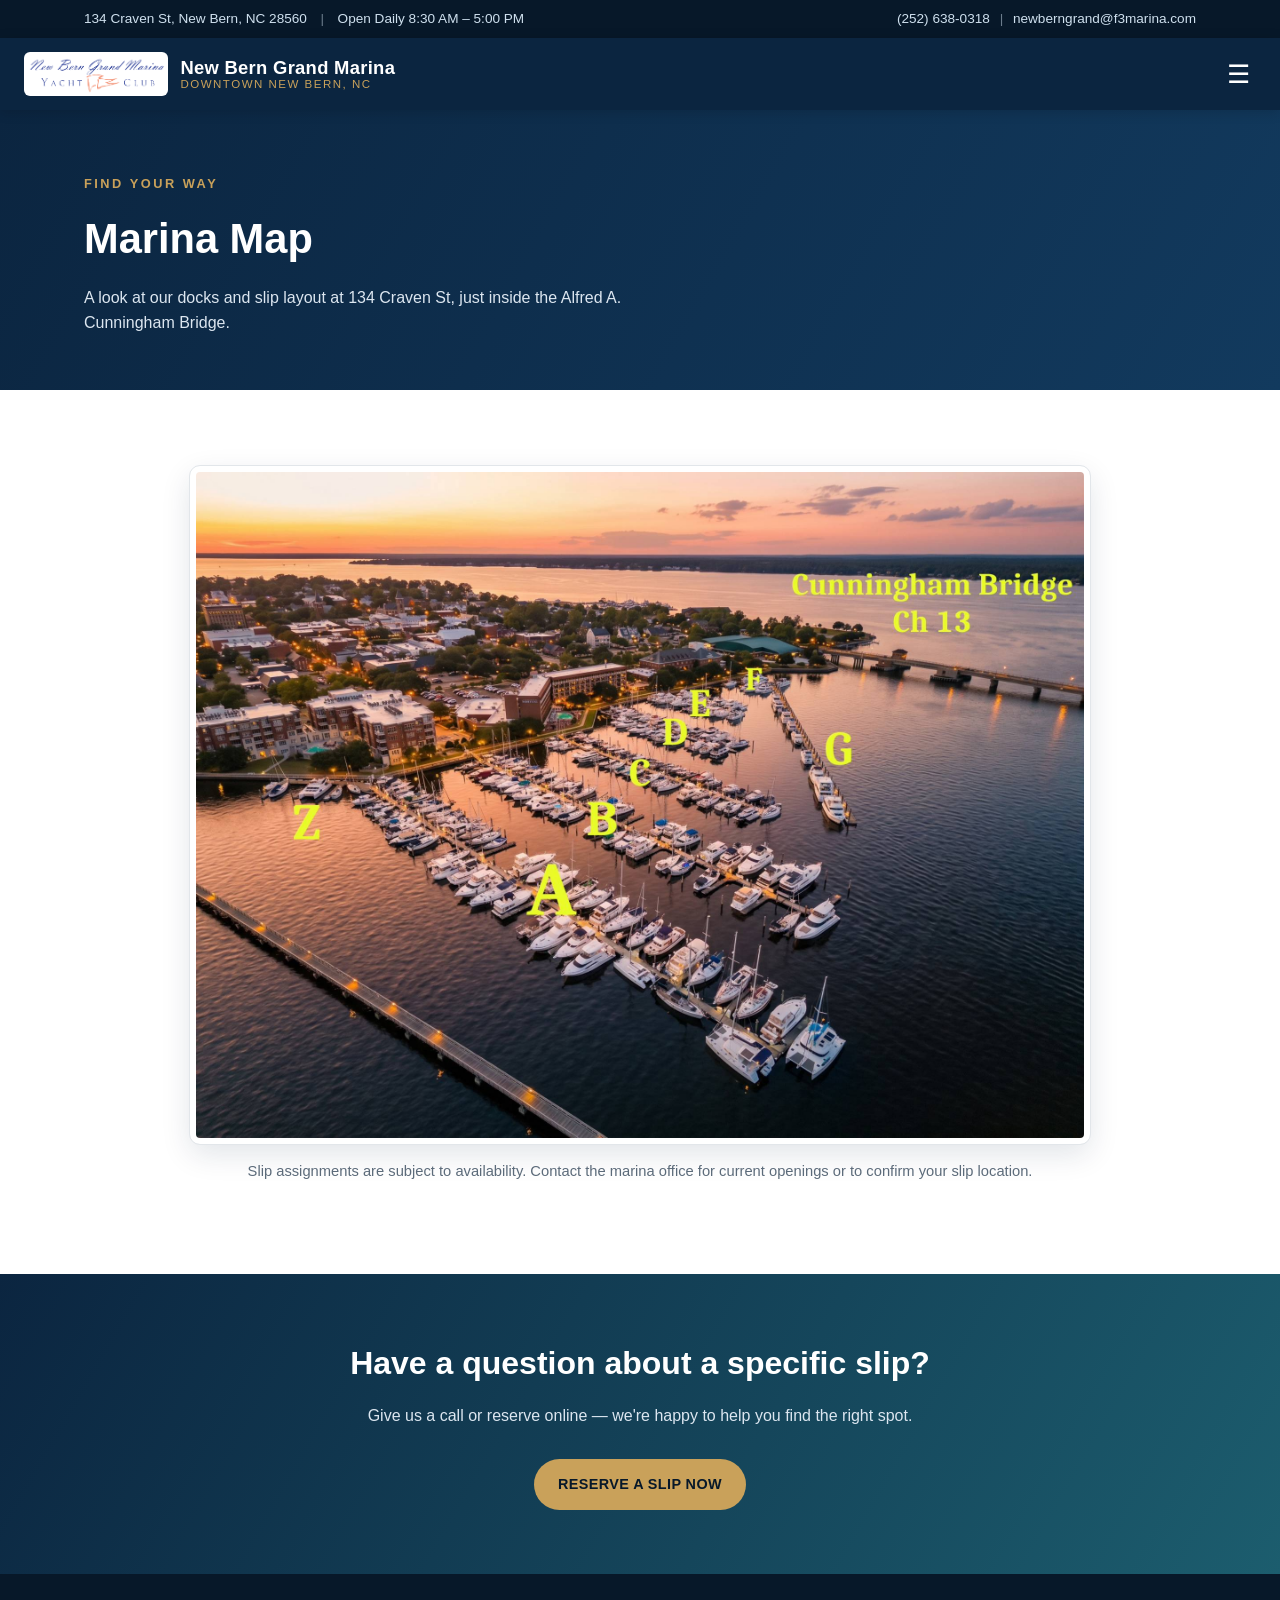
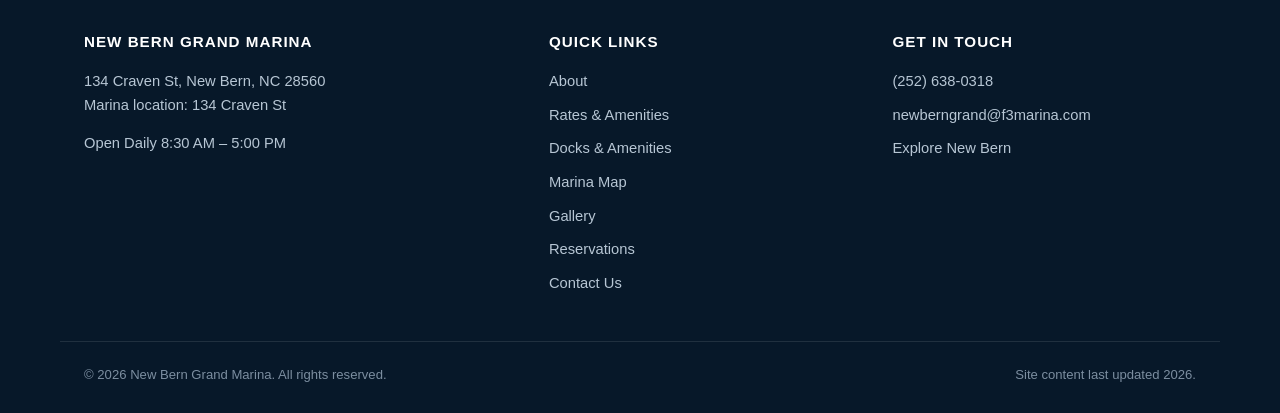
<file: marina-map.html>
<!DOCTYPE html>
<html lang="en">
<head>
<meta charset="UTF-8">
<meta name="viewport" content="width=device-width, initial-scale=1.0">
<title>Marina Map | New Bern Grand Marina</title>
<meta name="description" content="Marina layout and slip map for New Bern Grand Marina in downtown New Bern, NC.">
<link rel="stylesheet" href="style.css">
</head>
<body>

<div class="topbar">
  <div class="container">
    <div>134 Craven St, New Bern, NC 28560 &nbsp;<span class="sep">|</span>&nbsp; Open Daily 8:30 AM &ndash; 5:00 PM</div>
    <div><a href="tel:+12526380318">(252) 638-0318</a> <span class="sep">|</span> <a href="mailto:newberngrand@f3marina.com">newberngrand@f3marina.com</a></div>
  </div>
</div>

<header class="site-header">
  <div class="container nav-wrap">
    <a href="index.html" class="brand">
      <img src="images/logo.png" alt="New Bern Grand Marina logo">
      <span class="brand-text">
        <span class="name">New Bern Grand Marina</span>
        <span class="tag">Downtown New Bern, NC</span>
      </span>
    </a>
    <button class="nav-toggle" aria-label="Toggle menu" onclick="document.querySelector('.main-nav').classList.toggle('open')">&#9776;</button>
    <nav class="main-nav">
      <a href="index.html">Home</a>
      <a href="about.html">About</a>
      <a href="rates.html">Rates &amp; Amenities</a>
      <a href="marina-map.html" class="active">Marina Map</a>
      <a href="gallery.html">Gallery</a>
      <a href="contact.html">Contact</a>
      <a href="member-portal.html" id="memberLoginTrigger" class="member-login-link">
        <svg viewBox="0 0 24 24" fill="none" stroke="currentColor" stroke-width="2" stroke-linecap="round" stroke-linejoin="round" aria-hidden="true"><rect x="5" y="11" width="14" height="10" rx="2"/><path d="M8 11V7a4 4 0 0 1 8 0v4"/></svg>
        Member Login
      </a>
      <a href="https://customer.marinago.com/fss2zz08/public" class="btn btn-gold nav-cta" target="_blank" rel="noopener">Reserve a Slip</a>
    </nav>
  </div>
</header>

<div class="page-hero">
  <div class="container">
    <div class="eyebrow">Find Your Way</div>
    <h1>Marina Map</h1>
    <p>A look at our docks and slip layout at 134 Craven St, just inside the Alfred A. Cunningham Bridge.</p>
  </div>
</div>

<section>
  <div class="container">
    <div class="photo-frame" style="max-width:900px;margin:0 auto;">
      <img src="images/marina-map-sunset.jpg" alt="Aerial map of New Bern Grand Marina at sunset showing Docks A, B, C, D, E, F, G, and Z, with the Cunningham Bridge on Channel 13">
    </div>
    <p class="map-caption">Slip assignments are subject to availability. Contact the marina office for current openings or to confirm your slip location.</p>
  </div>
</section>

<div class="cta-banner">
  <div class="container">
    <h2>Have a question about a specific slip?</h2>
    <p>Give us a call or reserve online &mdash; we're happy to help you find the right spot.</p>
    <a href="https://customer.marinago.com/fss2zz08/public" class="btn btn-gold" target="_blank" rel="noopener">Reserve a Slip Now</a>
  </div>
</div>

<footer class="site-footer">
  <div class="container footer-grid">
    <div>
      <h4>New Bern Grand Marina</h4>
      <p>134 Craven St, New Bern, NC 28560<br>Marina location: 134 Craven St</p>
      <p>Open Daily 8:30 AM &ndash; 5:00 PM</p>
    </div>
    <div>
      <h4>Quick Links</h4>
      <a class="flink" href="about.html">About</a>
      <a class="flink" href="rates.html">Rates &amp; Amenities</a>
      <a class="flink" href="amenities.html">Docks &amp; Amenities</a>
      <a class="flink" href="marina-map.html">Marina Map</a>
      <a class="flink" href="gallery.html">Gallery</a>
      <a class="flink" href="reservations.html">Reservations</a>
      <a class="flink" href="contact.html">Contact Us</a>
    </div>
    <div>
      <h4>Get In Touch</h4>
      <a class="flink" href="tel:+12526380318">(252) 638-0318</a>
      <a class="flink" href="mailto:newberngrand@f3marina.com">newberngrand@f3marina.com</a>
      <a class="flink" href="https://visitnewbern.com/" target="_blank" rel="noopener">Explore New Bern</a>
    </div>
  </div>
  <div class="container footer-bottom">
    <div><a href="website-setup-guide.pdf" target="_blank" rel="noopener" style="color:inherit;text-decoration:none;">&copy; <span id="year"></span> New Bern Grand Marina. All rights reserved.</a></div>
    <div>Site content last updated 2026.</div>
  </div>
</footer>

<nav class="mobile-action-bar" aria-label="Quick actions">
  <a href="tel:+12526380318">
    <svg viewBox="0 0 24 24" fill="none" stroke="currentColor" stroke-width="2" stroke-linecap="round" stroke-linejoin="round"><path d="M22 16.92v3a2 2 0 0 1-2.18 2 19.79 19.79 0 0 1-8.63-3.07 19.5 19.5 0 0 1-6-6 19.79 19.79 0 0 1-3.07-8.67A2 2 0 0 1 4.11 2h3a2 2 0 0 1 2 1.72c.127.96.361 1.903.7 2.81a2 2 0 0 1-.45 2.11L8.09 9.91a16 16 0 0 0 6 6l1.27-1.27a2 2 0 0 1 2.11-.45c.907.339 1.85.573 2.81.7A2 2 0 0 1 22 16.92z"/></svg>
    <span>Call</span>
  </a>
  <a href="marina-map.html">
    <svg viewBox="0 0 24 24" fill="none" stroke="currentColor" stroke-width="2" stroke-linecap="round" stroke-linejoin="round"><path d="M21 10c0 7-9 13-9 13s-9-6-9-13a9 9 0 0 1 18 0z"/><circle cx="12" cy="10" r="3"/></svg>
    <span>Map</span>
  </a>
  <a href="index.html#bridge">
    <svg viewBox="0 0 24 24" fill="none" stroke="currentColor" stroke-width="2" stroke-linecap="round" stroke-linejoin="round"><circle cx="12" cy="12" r="2"/><path d="M16.24 7.76a6 6 0 0 1 0 8.49M7.76 7.76a6 6 0 0 0 0 8.49M19.07 4.93a10 10 0 0 1 0 14.14M4.93 4.93a10 10 0 0 0 0 14.14"/></svg>
    <span>Bridge</span>
  </a>
  <a href="https://customer.marinago.com/fss2zz08/public" class="primary" target="_blank" rel="noopener">
    <svg viewBox="0 0 24 24" fill="none" stroke="currentColor" stroke-width="2" stroke-linecap="round" stroke-linejoin="round"><circle cx="12" cy="5" r="3"/><path d="M12 22V8"/><path d="M5 12H2a10 10 0 0 0 20 0h-3"/></svg>
    <span>Reserve</span>
  </a>
</nav>
<script>document.getElementById('year').textContent = new Date().getFullYear();</script>
<script src="member-login.js"></script>
</body>
</html>
</file>
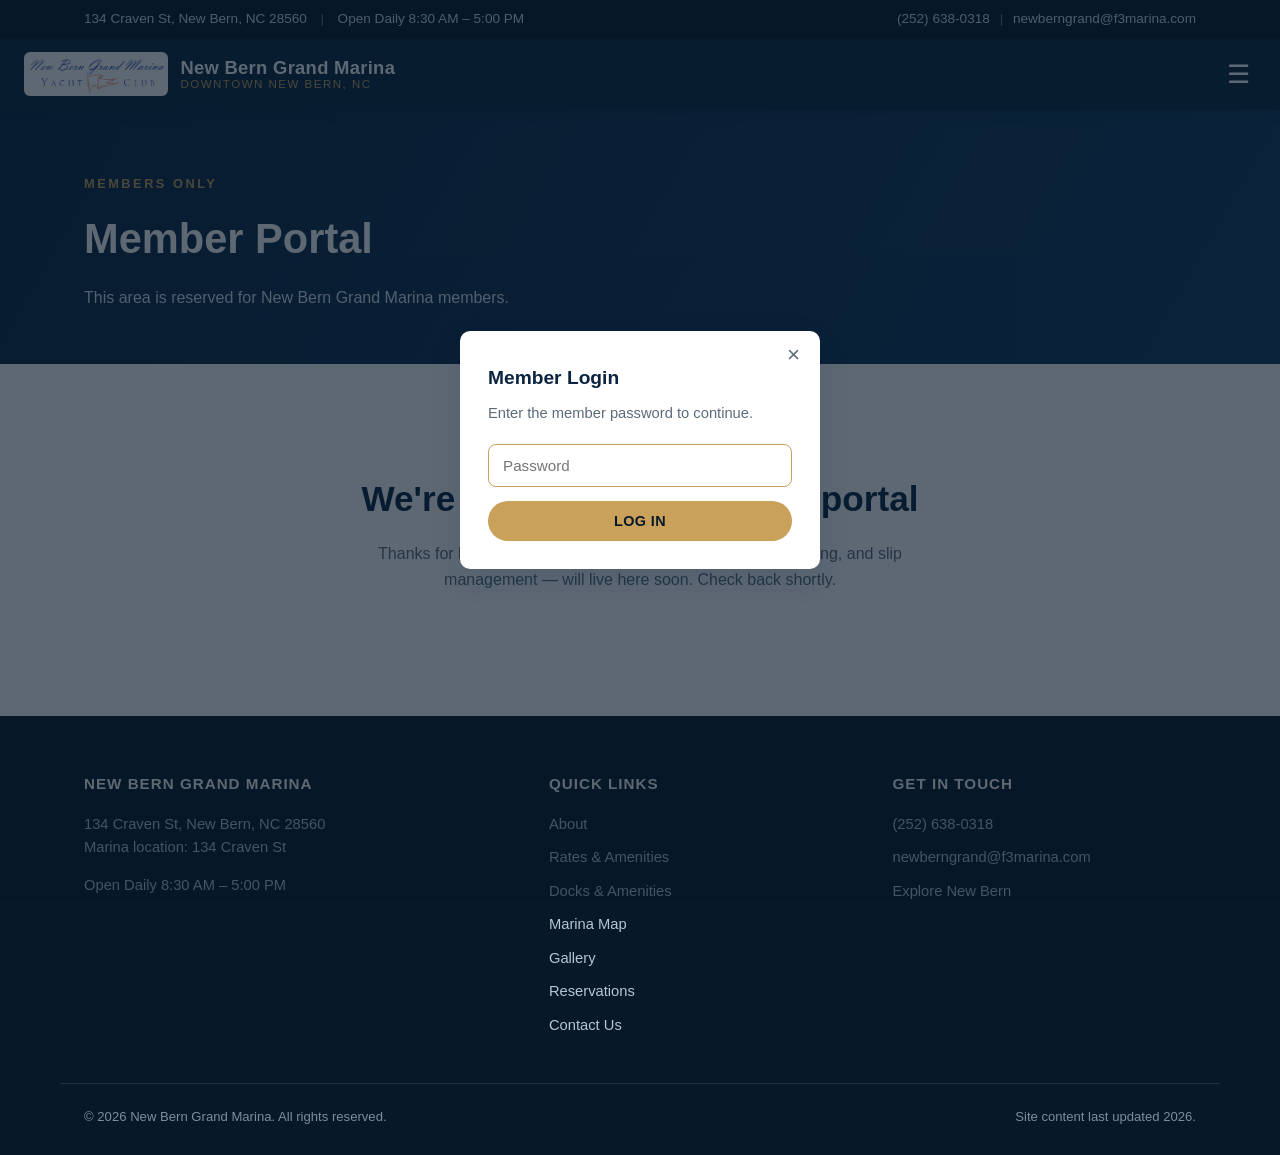
<file: member-portal.html>
<!DOCTYPE html>
<html lang="en">
<head>
<meta charset="UTF-8">
<meta name="viewport" content="width=device-width, initial-scale=1.0">
<title>Member Portal | New Bern Grand Marina</title>
<meta name="description" content="New Bern Grand Marina member portal.">
<meta name="robots" content="noindex, nofollow">
<link rel="stylesheet" href="style.css">
</head>
<body data-member-portal>

<div class="topbar">
  <div class="container">
    <div>134 Craven St, New Bern, NC 28560 &nbsp;<span class="sep">|</span>&nbsp; Open Daily 8:30 AM &ndash; 5:00 PM</div>
    <div><a href="tel:+12526380318">(252) 638-0318</a> <span class="sep">|</span> <a href="mailto:newberngrand@f3marina.com">newberngrand@f3marina.com</a></div>
  </div>
</div>

<header class="site-header">
  <div class="container nav-wrap">
    <a href="index.html" class="brand">
      <img src="images/logo.png" alt="New Bern Grand Marina logo">
      <span class="brand-text">
        <span class="name">New Bern Grand Marina</span>
        <span class="tag">Downtown New Bern, NC</span>
      </span>
    </a>
    <button class="nav-toggle" aria-label="Toggle menu" onclick="document.querySelector('.main-nav').classList.toggle('open')">&#9776;</button>
    <nav class="main-nav">
      <a href="index.html">Home</a>
      <a href="about.html">About</a>
      <a href="rates.html">Rates &amp; Amenities</a>
      <a href="marina-map.html">Marina Map</a>
      <a href="gallery.html">Gallery</a>
      <a href="contact.html">Contact</a>
      <a href="member-portal.html" id="memberLoginTrigger" class="member-login-link active">
        <svg viewBox="0 0 24 24" fill="none" stroke="currentColor" stroke-width="2" stroke-linecap="round" stroke-linejoin="round" aria-hidden="true"><rect x="5" y="11" width="14" height="10" rx="2"/><path d="M8 11V7a4 4 0 0 1 8 0v4"/></svg>
        Member Login
      </a>
      <a href="https://customer.marinago.com/fss2zz08/public" class="btn btn-gold nav-cta" target="_blank" rel="noopener">Reserve a Slip</a>
    </nav>
  </div>
</header>

<div class="page-hero">
  <div class="container">
    <div class="eyebrow">Members Only</div>
    <h1>Member Portal</h1>
    <p>This area is reserved for New Bern Grand Marina members.</p>
  </div>
</div>

<section>
  <div class="container section-head">
    <div class="eyebrow">Coming Soon</div>
    <h2>We're building the member portal</h2>
    <p>Thanks for logging in. Member features &mdash; account details, billing, and slip management &mdash; will live here soon. Check back shortly.</p>
  </div>
</section>

<footer class="site-footer">
  <div class="container footer-grid">
    <div>
      <h4>New Bern Grand Marina</h4>
      <p>134 Craven St, New Bern, NC 28560<br>Marina location: 134 Craven St</p>
      <p>Open Daily 8:30 AM &ndash; 5:00 PM</p>
    </div>
    <div>
      <h4>Quick Links</h4>
      <a class="flink" href="about.html">About</a>
      <a class="flink" href="rates.html">Rates &amp; Amenities</a>
      <a class="flink" href="amenities.html">Docks &amp; Amenities</a>
      <a class="flink" href="marina-map.html">Marina Map</a>
      <a class="flink" href="gallery.html">Gallery</a>
      <a class="flink" href="reservations.html">Reservations</a>
      <a class="flink" href="contact.html">Contact Us</a>
    </div>
    <div>
      <h4>Get In Touch</h4>
      <a class="flink" href="tel:+12526380318">(252) 638-0318</a>
      <a class="flink" href="mailto:newberngrand@f3marina.com">newberngrand@f3marina.com</a>
      <a class="flink" href="https://visitnewbern.com/" target="_blank" rel="noopener">Explore New Bern</a>
    </div>
  </div>
  <div class="container footer-bottom">
    <div><a href="website-setup-guide.pdf" target="_blank" rel="noopener" style="color:inherit;text-decoration:none;">&copy; <span id="year"></span> New Bern Grand Marina. All rights reserved.</a></div>
    <div>Site content last updated 2026.</div>
  </div>
</footer>

<nav class="mobile-action-bar" aria-label="Quick actions">
  <a href="tel:+12526380318">
    <svg viewBox="0 0 24 24" fill="none" stroke="currentColor" stroke-width="2" stroke-linecap="round" stroke-linejoin="round"><path d="M22 16.92v3a2 2 0 0 1-2.18 2 19.79 19.79 0 0 1-8.63-3.07 19.5 19.5 0 0 1-6-6 19.79 19.79 0 0 1-3.07-8.67A2 2 0 0 1 4.11 2h3a2 2 0 0 1 2 1.72c.127.96.361 1.903.7 2.81a2 2 0 0 1-.45 2.11L8.09 9.91a16 16 0 0 0 6 6l1.27-1.27a2 2 0 0 1 2.11-.45c.907.339 1.85.573 2.81.7A2 2 0 0 1 22 16.92z"/></svg>
    <span>Call</span>
  </a>
  <a href="marina-map.html">
    <svg viewBox="0 0 24 24" fill="none" stroke="currentColor" stroke-width="2" stroke-linecap="round" stroke-linejoin="round"><path d="M21 10c0 7-9 13-9 13s-9-6-9-13a9 9 0 0 1 18 0z"/><circle cx="12" cy="10" r="3"/></svg>
    <span>Map</span>
  </a>
  <a href="index.html#bridge">
    <svg viewBox="0 0 24 24" fill="none" stroke="currentColor" stroke-width="2" stroke-linecap="round" stroke-linejoin="round"><circle cx="12" cy="12" r="2"/><path d="M16.24 7.76a6 6 0 0 1 0 8.49M7.76 7.76a6 6 0 0 0 0 8.49M19.07 4.93a10 10 0 0 1 0 14.14M4.93 4.93a10 10 0 0 0 0 14.14"/></svg>
    <span>Bridge</span>
  </a>
  <a href="https://customer.marinago.com/fss2zz08/public" class="primary" target="_blank" rel="noopener">
    <svg viewBox="0 0 24 24" fill="none" stroke="currentColor" stroke-width="2" stroke-linecap="round" stroke-linejoin="round"><circle cx="12" cy="5" r="3"/><path d="M12 22V8"/><path d="M5 12H2a10 10 0 0 0 20 0h-3"/></svg>
    <span>Reserve</span>
  </a>
</nav>
<script>document.getElementById('year').textContent = new Date().getFullYear();</script>
<script src="member-login.js"></script>
</body>
</html>
</file>
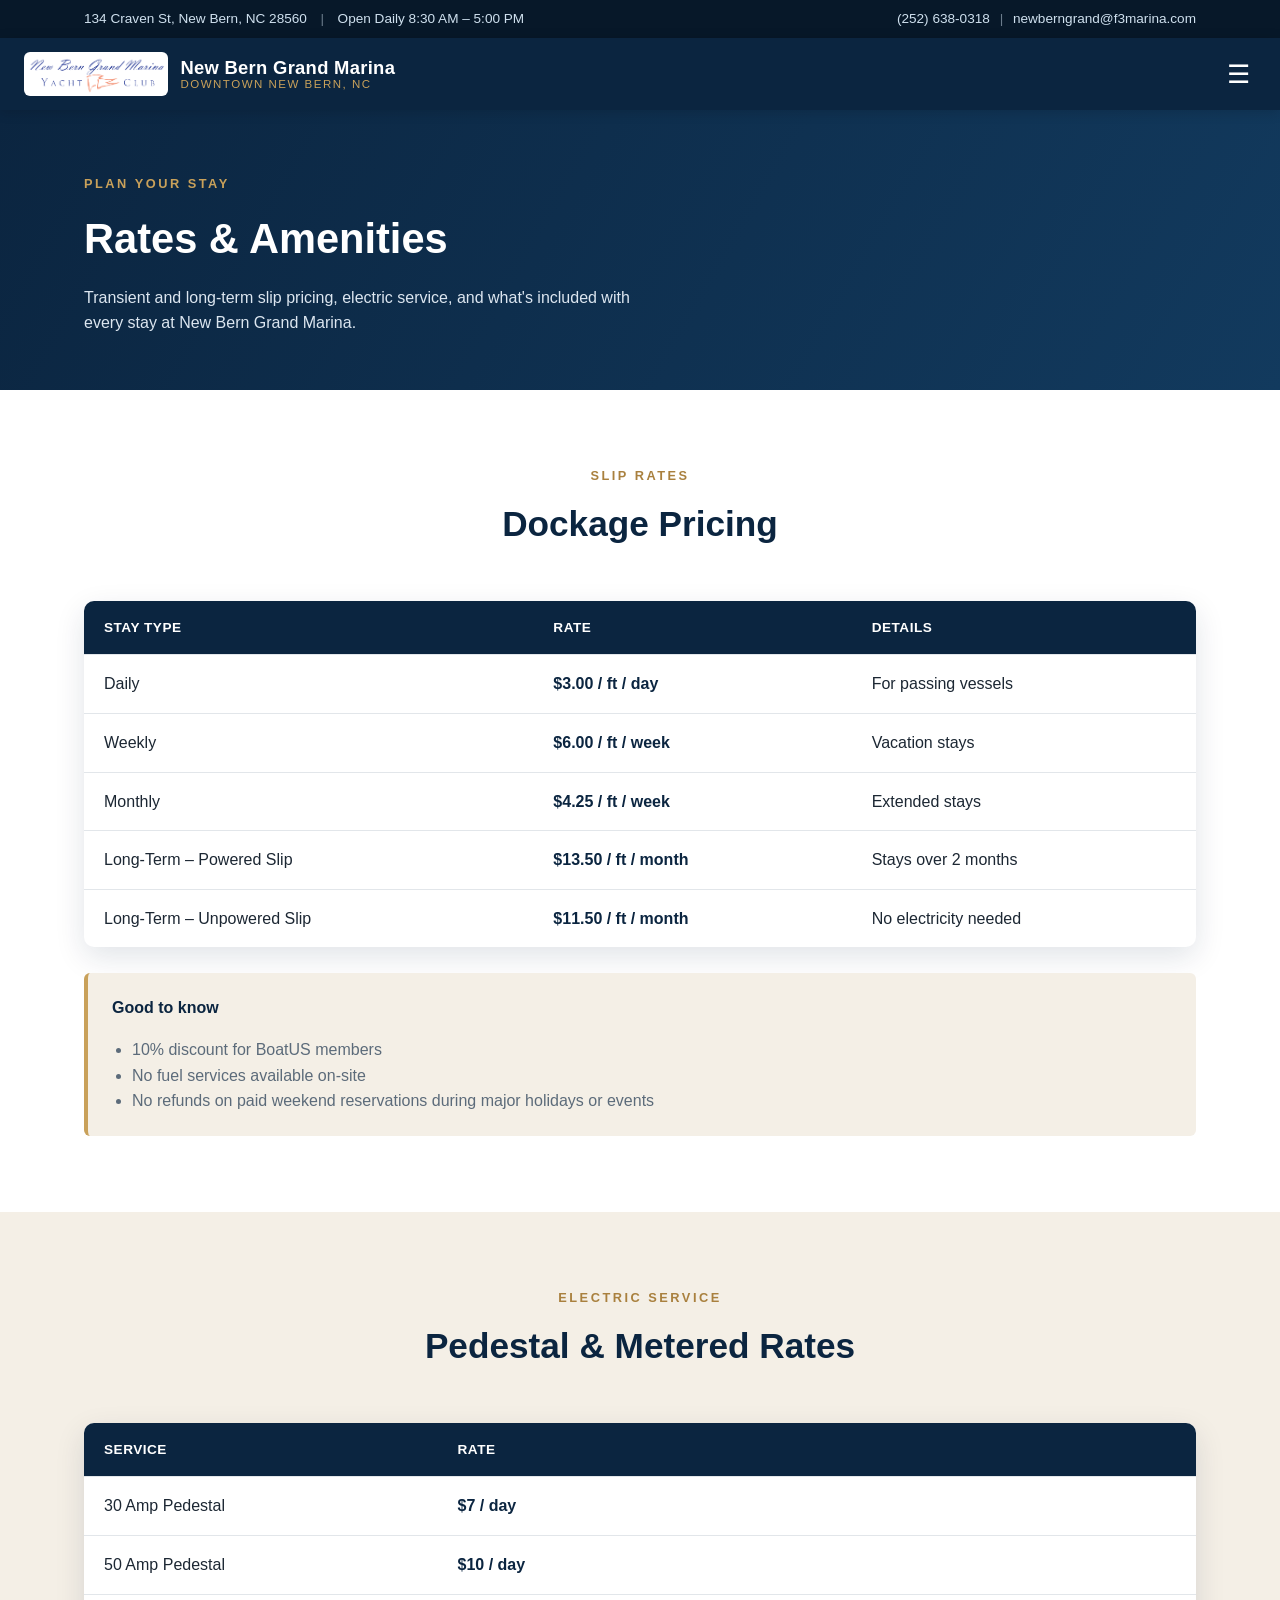
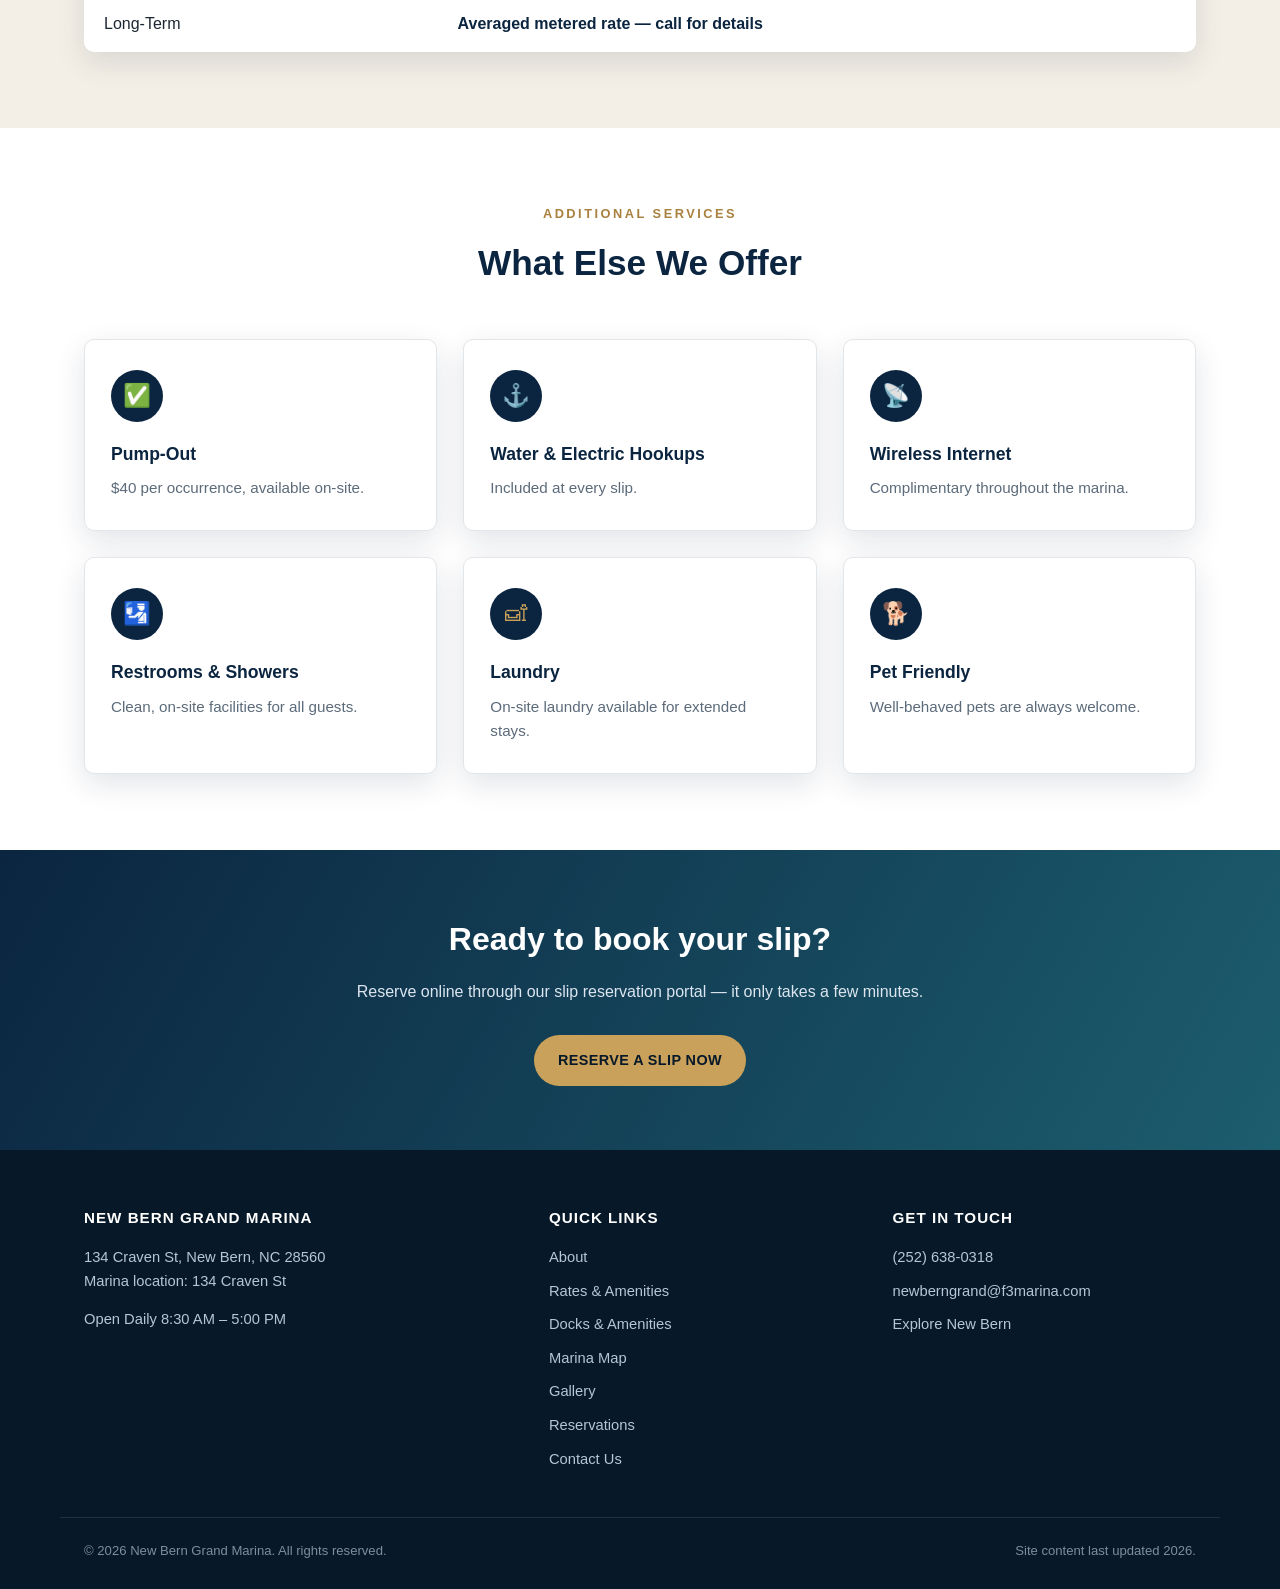
<file: rates.html>
<!DOCTYPE html>
<html lang="en">
<head>
<meta charset="UTF-8">
<meta name="viewport" content="width=device-width, initial-scale=1.0">
<title>Rates & Amenities | New Bern Grand Marina</title>
<meta name="description" content="Slip rates, electric service, and amenities at New Bern Grand Marina in downtown New Bern, NC.">
<link rel="stylesheet" href="style.css">
</head>
<body>

<div class="topbar">
  <div class="container">
    <div>134 Craven St, New Bern, NC 28560 &nbsp;<span class="sep">|</span>&nbsp; Open Daily 8:30 AM &ndash; 5:00 PM</div>
    <div><a href="tel:+12526380318">(252) 638-0318</a> <span class="sep">|</span> <a href="mailto:newberngrand@f3marina.com">newberngrand@f3marina.com</a></div>
  </div>
</div>

<header class="site-header">
  <div class="container nav-wrap">
    <a href="index.html" class="brand">
      <img src="images/logo.png" alt="New Bern Grand Marina logo">
      <span class="brand-text">
        <span class="name">New Bern Grand Marina</span>
        <span class="tag">Downtown New Bern, NC</span>
      </span>
    </a>
    <button class="nav-toggle" aria-label="Toggle menu" onclick="document.querySelector('.main-nav').classList.toggle('open')">&#9776;</button>
    <nav class="main-nav">
      <a href="index.html">Home</a>
      <a href="about.html">About</a>
      <a href="rates.html" class="active">Rates &amp; Amenities</a>
      <a href="marina-map.html">Marina Map</a>
      <a href="gallery.html">Gallery</a>
      <a href="contact.html">Contact</a>
      <a href="member-portal.html" id="memberLoginTrigger" class="member-login-link">
        <svg viewBox="0 0 24 24" fill="none" stroke="currentColor" stroke-width="2" stroke-linecap="round" stroke-linejoin="round" aria-hidden="true"><rect x="5" y="11" width="14" height="10" rx="2"/><path d="M8 11V7a4 4 0 0 1 8 0v4"/></svg>
        Member Login
      </a>
      <a href="https://customer.marinago.com/fss2zz08/public" class="btn btn-gold nav-cta" target="_blank" rel="noopener">Reserve a Slip</a>
    </nav>
  </div>
</header>

<div class="page-hero">
  <div class="container">
    <div class="eyebrow">Plan Your Stay</div>
    <h1>Rates &amp; Amenities</h1>
    <p>Transient and long-term slip pricing, electric service, and what's included with every stay at New Bern Grand Marina.</p>
  </div>
</div>

<section>
  <div class="container">
    <div class="section-head">
      <div class="eyebrow">Slip Rates</div>
      <h2>Dockage Pricing</h2>
    </div>
    <table class="rates-table">
      <thead>
        <tr><th>Stay Type</th><th>Rate</th><th>Details</th></tr>
      </thead>
      <tbody>
        <tr><td>Daily</td><td class="price">$3.00 / ft / day</td><td>For passing vessels</td></tr>
        <tr><td>Weekly</td><td class="price">$6.00 / ft / week</td><td>Vacation stays</td></tr>
        <tr><td>Monthly</td><td class="price">$4.25 / ft / week</td><td>Extended stays</td></tr>
        <tr><td>Long-Term &ndash; Powered Slip</td><td class="price">$13.50 / ft / month</td><td>Stays over 2 months</td></tr>
        <tr><td>Long-Term &ndash; Unpowered Slip</td><td class="price">$11.50 / ft / month</td><td>No electricity needed</td></tr>
      </tbody>
    </table>

    <div class="note-list">
      <p>Good to know</p>
      <ul>
        <li>10% discount for BoatUS members</li>
        <li>No fuel services available on-site</li>
        <li>No refunds on paid weekend reservations during major holidays or events</li>
      </ul>
    </div>
  </div>
</section>

<section class="alt">
  <div class="container">
    <div class="section-head">
      <div class="eyebrow">Electric Service</div>
      <h2>Pedestal &amp; Metered Rates</h2>
    </div>
    <table class="rates-table">
      <thead>
        <tr><th>Service</th><th>Rate</th></tr>
      </thead>
      <tbody>
        <tr><td>30 Amp Pedestal</td><td class="price">$7 / day</td></tr>
        <tr><td>50 Amp Pedestal</td><td class="price">$10 / day</td></tr>
        <tr><td>Long-Term</td><td class="price">Averaged metered rate &mdash; call for details</td></tr>
      </tbody>
    </table>
  </div>
</section>

<section>
  <div class="container">
    <div class="section-head">
      <div class="eyebrow">Additional Services</div>
      <h2>What Else We Offer</h2>
    </div>
    <div class="grid-3">
      <div class="card">
        <div class="icon">&#9989;</div>
        <h3>Pump-Out</h3>
        <p>$40 per occurrence, available on-site.</p>
      </div>
      <div class="card">
        <div class="icon">&#9875;</div>
        <h3>Water &amp; Electric Hookups</h3>
        <p>Included at every slip.</p>
      </div>
      <div class="card">
        <div class="icon">&#128225;</div>
        <h3>Wireless Internet</h3>
        <p>Complimentary throughout the marina.</p>
      </div>
      <div class="card">
        <div class="icon">&#128706;</div>
        <h3>Restrooms &amp; Showers</h3>
        <p>Clean, on-site facilities for all guests.</p>
      </div>
      <div class="card">
        <div class="icon">&#128715;</div>
        <h3>Laundry</h3>
        <p>On-site laundry available for extended stays.</p>
      </div>
      <div class="card">
        <div class="icon">&#128021;</div>
        <h3>Pet Friendly</h3>
        <p>Well-behaved pets are always welcome.</p>
      </div>
    </div>
  </div>
</section>

<div class="cta-banner">
  <div class="container">
    <h2>Ready to book your slip?</h2>
    <p>Reserve online through our slip reservation portal &mdash; it only takes a few minutes.</p>
    <a href="https://customer.marinago.com/fss2zz08/public" class="btn btn-gold" target="_blank" rel="noopener">Reserve a Slip Now</a>
  </div>
</div>

<footer class="site-footer">
  <div class="container footer-grid">
    <div>
      <h4>New Bern Grand Marina</h4>
      <p>134 Craven St, New Bern, NC 28560<br>Marina location: 134 Craven St</p>
      <p>Open Daily 8:30 AM &ndash; 5:00 PM</p>
    </div>
    <div>
      <h4>Quick Links</h4>
      <a class="flink" href="about.html">About</a>
      <a class="flink" href="rates.html">Rates &amp; Amenities</a>
      <a class="flink" href="amenities.html">Docks &amp; Amenities</a>
      <a class="flink" href="marina-map.html">Marina Map</a>
      <a class="flink" href="gallery.html">Gallery</a>
      <a class="flink" href="reservations.html">Reservations</a>
      <a class="flink" href="contact.html">Contact Us</a>
    </div>
    <div>
      <h4>Get In Touch</h4>
      <a class="flink" href="tel:+12526380318">(252) 638-0318</a>
      <a class="flink" href="mailto:newberngrand@f3marina.com">newberngrand@f3marina.com</a>
      <a class="flink" href="https://visitnewbern.com/" target="_blank" rel="noopener">Explore New Bern</a>
    </div>
  </div>
  <div class="container footer-bottom">
    <div><a href="website-setup-guide.pdf" target="_blank" rel="noopener" style="color:inherit;text-decoration:none;">&copy; <span id="year"></span> New Bern Grand Marina. All rights reserved.</a></div>
    <div>Site content last updated 2026.</div>
  </div>
</footer>

<nav class="mobile-action-bar" aria-label="Quick actions">
  <a href="tel:+12526380318">
    <svg viewBox="0 0 24 24" fill="none" stroke="currentColor" stroke-width="2" stroke-linecap="round" stroke-linejoin="round"><path d="M22 16.92v3a2 2 0 0 1-2.18 2 19.79 19.79 0 0 1-8.63-3.07 19.5 19.5 0 0 1-6-6 19.79 19.79 0 0 1-3.07-8.67A2 2 0 0 1 4.11 2h3a2 2 0 0 1 2 1.72c.127.96.361 1.903.7 2.81a2 2 0 0 1-.45 2.11L8.09 9.91a16 16 0 0 0 6 6l1.27-1.27a2 2 0 0 1 2.11-.45c.907.339 1.85.573 2.81.7A2 2 0 0 1 22 16.92z"/></svg>
    <span>Call</span>
  </a>
  <a href="marina-map.html">
    <svg viewBox="0 0 24 24" fill="none" stroke="currentColor" stroke-width="2" stroke-linecap="round" stroke-linejoin="round"><path d="M21 10c0 7-9 13-9 13s-9-6-9-13a9 9 0 0 1 18 0z"/><circle cx="12" cy="10" r="3"/></svg>
    <span>Map</span>
  </a>
  <a href="index.html#bridge">
    <svg viewBox="0 0 24 24" fill="none" stroke="currentColor" stroke-width="2" stroke-linecap="round" stroke-linejoin="round"><circle cx="12" cy="12" r="2"/><path d="M16.24 7.76a6 6 0 0 1 0 8.49M7.76 7.76a6 6 0 0 0 0 8.49M19.07 4.93a10 10 0 0 1 0 14.14M4.93 4.93a10 10 0 0 0 0 14.14"/></svg>
    <span>Bridge</span>
  </a>
  <a href="https://customer.marinago.com/fss2zz08/public" class="primary" target="_blank" rel="noopener">
    <svg viewBox="0 0 24 24" fill="none" stroke="currentColor" stroke-width="2" stroke-linecap="round" stroke-linejoin="round"><circle cx="12" cy="5" r="3"/><path d="M12 22V8"/><path d="M5 12H2a10 10 0 0 0 20 0h-3"/></svg>
    <span>Reserve</span>
  </a>
</nav>
<script>document.getElementById('year').textContent = new Date().getFullYear();</script>
<script src="member-login.js"></script>
</body>
</html>
</file>
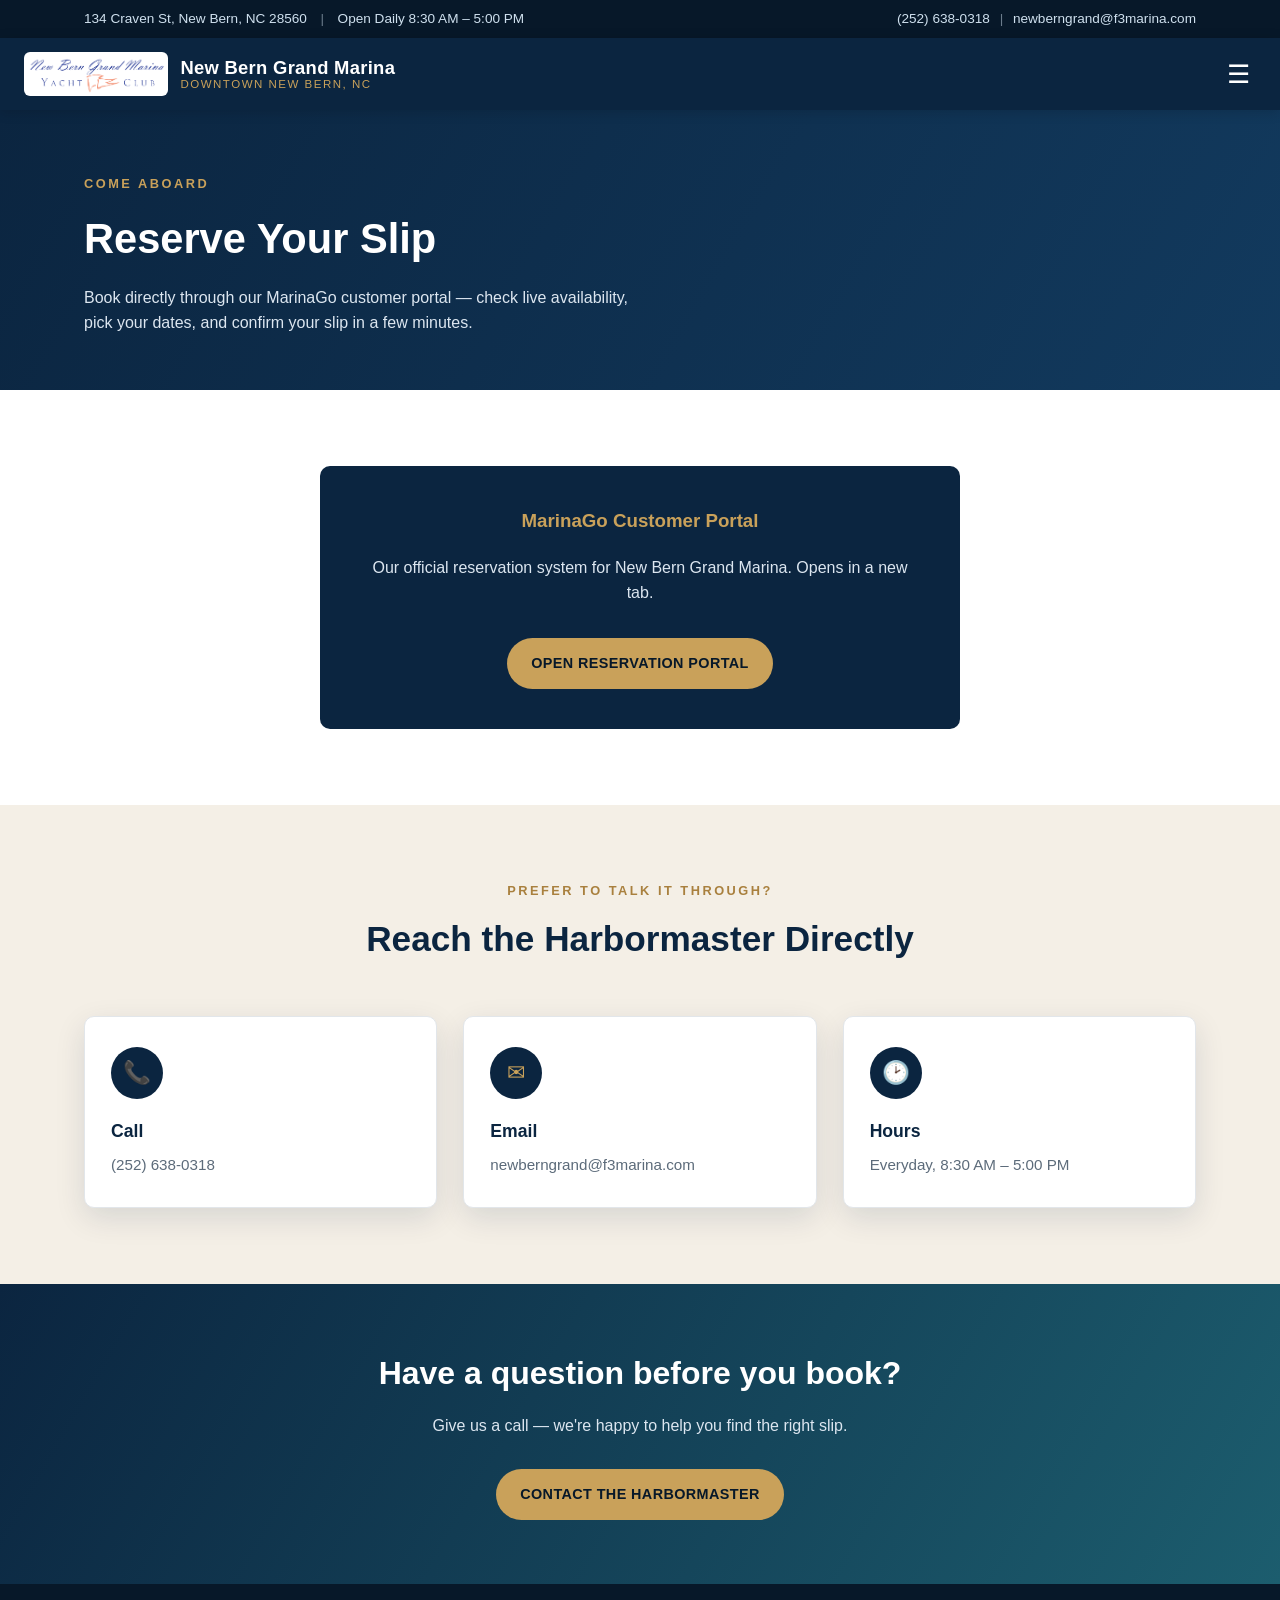
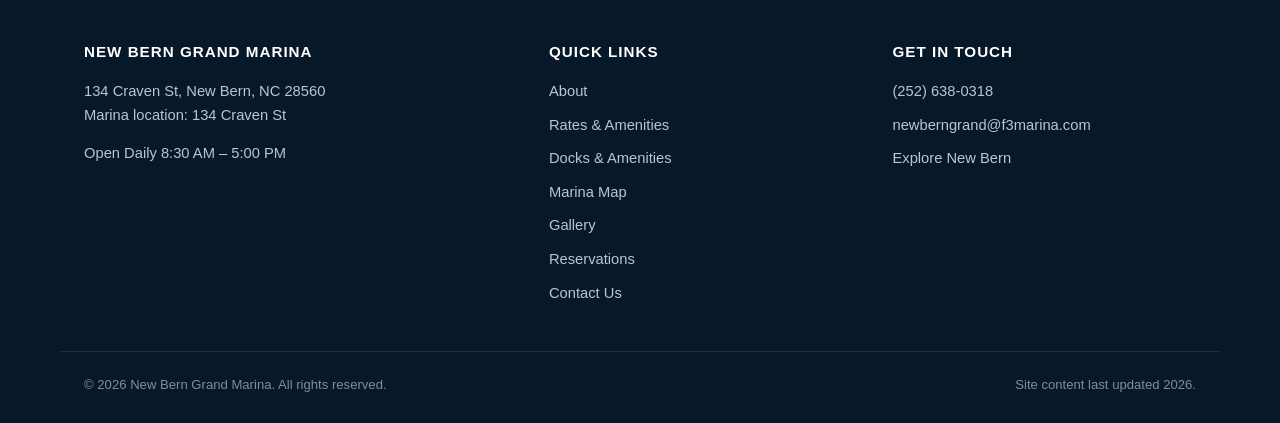
<file: reservations.html>
<!DOCTYPE html>
<html lang="en">
<head>
<meta charset="UTF-8">
<meta name="viewport" content="width=device-width, initial-scale=1.0">
<title>Reservations | New Bern Grand Marina</title>
<meta name="description" content="Reserve a slip at New Bern Grand Marina through our MarinaGo customer portal, or reach the harbormaster directly.">
<link rel="stylesheet" href="style.css">
</head>
<body>

<div class="topbar">
  <div class="container">
    <div>134 Craven St, New Bern, NC 28560 &nbsp;<span class="sep">|</span>&nbsp; Open Daily 8:30 AM &ndash; 5:00 PM</div>
    <div><a href="tel:+12526380318">(252) 638-0318</a> <span class="sep">|</span> <a href="mailto:newberngrand@f3marina.com">newberngrand@f3marina.com</a></div>
  </div>
</div>

<header class="site-header">
  <div class="container nav-wrap">
    <a href="index.html" class="brand">
      <img src="images/logo.png" alt="New Bern Grand Marina logo">
      <span class="brand-text">
        <span class="name">New Bern Grand Marina</span>
        <span class="tag">Downtown New Bern, NC</span>
      </span>
    </a>
    <button class="nav-toggle" aria-label="Toggle menu" onclick="document.querySelector('.main-nav').classList.toggle('open')">&#9776;</button>
    <nav class="main-nav">
      <a href="index.html">Home</a>
      <a href="about.html">About</a>
      <a href="rates.html">Rates &amp; Amenities</a>
      <a href="marina-map.html">Marina Map</a>
      <a href="gallery.html">Gallery</a>
      <a href="contact.html">Contact</a>
      <a href="member-portal.html" id="memberLoginTrigger" class="member-login-link">
        <svg viewBox="0 0 24 24" fill="none" stroke="currentColor" stroke-width="2" stroke-linecap="round" stroke-linejoin="round" aria-hidden="true"><rect x="5" y="11" width="14" height="10" rx="2"/><path d="M8 11V7a4 4 0 0 1 8 0v4"/></svg>
        Member Login
      </a>
      <a href="https://customer.marinago.com/fss2zz08/public" class="btn btn-gold nav-cta" target="_blank" rel="noopener">Reserve a Slip</a>
    </nav>
  </div>
</header>

<div class="page-hero">
  <div class="container">
    <div class="eyebrow">Come Aboard</div>
    <h1>Reserve Your Slip</h1>
    <p>Book directly through our MarinaGo customer portal &mdash; check live availability, pick your dates, and confirm your slip in a few minutes.</p>
  </div>
</div>

<section>
  <div class="container">
    <div class="callout" style="max-width:640px;margin:0 auto;text-align:center;">
      <h3>MarinaGo Customer Portal</h3>
      <p>Our official reservation system for New Bern Grand Marina. Opens in a new tab.</p>
      <a href="https://customer.marinago.com/fss2zz08/public" class="btn btn-gold" target="_blank" rel="noopener" style="margin-top:16px;">Open Reservation Portal</a>
    </div>
  </div>
</section>

<section class="alt">
  <div class="container section-head">
    <div class="eyebrow">Prefer to Talk It Through?</div>
    <h2>Reach the Harbormaster Directly</h2>
  </div>
  <div class="container grid-3">
    <a href="tel:+12526380318" class="card" style="text-decoration:none;">
      <div class="icon">&#128222;</div>
      <h3>Call</h3>
      <p>(252) 638-0318</p>
    </a>
    <a href="mailto:newberngrand@f3marina.com" class="card" style="text-decoration:none;">
      <div class="icon">&#9993;</div>
      <h3>Email</h3>
      <p>newberngrand@f3marina.com</p>
    </a>
    <div class="card">
      <div class="icon">&#128337;</div>
      <h3>Hours</h3>
      <p>Everyday, 8:30 AM &ndash; 5:00 PM</p>
    </div>
  </div>
</section>

<div class="cta-banner">
  <div class="container">
    <h2>Have a question before you book?</h2>
    <p>Give us a call &mdash; we're happy to help you find the right slip.</p>
    <a href="contact.html" class="btn btn-gold">Contact the Harbormaster</a>
  </div>
</div>

<footer class="site-footer">
  <div class="container footer-grid">
    <div>
      <h4>New Bern Grand Marina</h4>
      <p>134 Craven St, New Bern, NC 28560<br>Marina location: 134 Craven St</p>
      <p>Open Daily 8:30 AM &ndash; 5:00 PM</p>
    </div>
    <div>
      <h4>Quick Links</h4>
      <a class="flink" href="about.html">About</a>
      <a class="flink" href="rates.html">Rates &amp; Amenities</a>
      <a class="flink" href="amenities.html">Docks &amp; Amenities</a>
      <a class="flink" href="marina-map.html">Marina Map</a>
      <a class="flink" href="gallery.html">Gallery</a>
      <a class="flink" href="reservations.html">Reservations</a>
      <a class="flink" href="contact.html">Contact Us</a>
    </div>
    <div>
      <h4>Get In Touch</h4>
      <a class="flink" href="tel:+12526380318">(252) 638-0318</a>
      <a class="flink" href="mailto:newberngrand@f3marina.com">newberngrand@f3marina.com</a>
      <a class="flink" href="https://visitnewbern.com/" target="_blank" rel="noopener">Explore New Bern</a>
    </div>
  </div>
  <div class="container footer-bottom">
    <div><a href="website-setup-guide.pdf" target="_blank" rel="noopener" style="color:inherit;text-decoration:none;">&copy; <span id="year"></span> New Bern Grand Marina. All rights reserved.</a></div>
    <div>Site content last updated 2026.</div>
  </div>
</footer>

<nav class="mobile-action-bar" aria-label="Quick actions">
  <a href="tel:+12526380318">
    <svg viewBox="0 0 24 24" fill="none" stroke="currentColor" stroke-width="2" stroke-linecap="round" stroke-linejoin="round"><path d="M22 16.92v3a2 2 0 0 1-2.18 2 19.79 19.79 0 0 1-8.63-3.07 19.5 19.5 0 0 1-6-6 19.79 19.79 0 0 1-3.07-8.67A2 2 0 0 1 4.11 2h3a2 2 0 0 1 2 1.72c.127.96.361 1.903.7 2.81a2 2 0 0 1-.45 2.11L8.09 9.91a16 16 0 0 0 6 6l1.27-1.27a2 2 0 0 1 2.11-.45c.907.339 1.85.573 2.81.7A2 2 0 0 1 22 16.92z"/></svg>
    <span>Call</span>
  </a>
  <a href="marina-map.html">
    <svg viewBox="0 0 24 24" fill="none" stroke="currentColor" stroke-width="2" stroke-linecap="round" stroke-linejoin="round"><path d="M21 10c0 7-9 13-9 13s-9-6-9-13a9 9 0 0 1 18 0z"/><circle cx="12" cy="10" r="3"/></svg>
    <span>Map</span>
  </a>
  <a href="index.html#bridge">
    <svg viewBox="0 0 24 24" fill="none" stroke="currentColor" stroke-width="2" stroke-linecap="round" stroke-linejoin="round"><circle cx="12" cy="12" r="2"/><path d="M16.24 7.76a6 6 0 0 1 0 8.49M7.76 7.76a6 6 0 0 0 0 8.49M19.07 4.93a10 10 0 0 1 0 14.14M4.93 4.93a10 10 0 0 0 0 14.14"/></svg>
    <span>Bridge</span>
  </a>
  <a href="https://customer.marinago.com/fss2zz08/public" class="primary" target="_blank" rel="noopener">
    <svg viewBox="0 0 24 24" fill="none" stroke="currentColor" stroke-width="2" stroke-linecap="round" stroke-linejoin="round"><circle cx="12" cy="5" r="3"/><path d="M12 22V8"/><path d="M5 12H2a10 10 0 0 0 20 0h-3"/></svg>
    <span>Reserve</span>
  </a>
</nav>
<script>document.getElementById('year').textContent = new Date().getFullYear();</script>
<script src="member-login.js"></script>
</body>
</html>
</file>
<file: style.css>
/* New Bern Grand Marina — site styles */

:root {
  --navy: #0b2540;
  --navy-dark: #071829;
  --navy-mid: #123a5e;
  --teal: #1c5d6e;
  --gold: #c9a15a;
  --gold-dark: #a9803e;
  --sand: #f4efe6;
  --white: #ffffff;
  --ink: #1c2733;
  --muted: #5c6b7a;
  --line: #e2e6ea;
  --radius: 10px;
  --shadow: 0 10px 30px rgba(11, 37, 64, 0.12);
}

* { box-sizing: border-box; }

html { scroll-behavior: smooth; }

body {
  margin: 0;
  font-family: "Segoe UI", -apple-system, BlinkMacSystemFont, "Helvetica Neue", Arial, sans-serif;
  color: var(--ink);
  background: var(--white);
  line-height: 1.6;
}

img { max-width: 100%; display: block; }

a { color: inherit; text-decoration: none; }

.container {
  width: 100%;
  max-width: 1160px;
  margin: 0 auto;
  padding: 0 24px;
}

/* Top utility bar */
.topbar {
  background: var(--navy-dark);
  color: #cfe0ee;
  font-size: 0.85rem;
}
.topbar .container {
  display: flex;
  flex-wrap: wrap;
  gap: 8px 24px;
  align-items: center;
  justify-content: space-between;
  padding-top: 8px;
  padding-bottom: 8px;
}
.topbar a { color: #cfe0ee; }
.topbar a:hover { color: var(--gold); }
.topbar .sep { opacity: 0.5; margin: 0 6px; }

/* Header / nav */
header.site-header {
  background: var(--navy);
  box-shadow: 0 2px 12px rgba(0,0,0,0.15);
  position: sticky;
  top: 0;
  z-index: 50;
}
.nav-wrap {
  display: flex;
  align-items: center;
  justify-content: space-between;
  max-width: 1320px;
  padding: 14px 24px;
  gap: 20px;
}
.brand {
  display: flex;
  flex-shrink: 0;
  align-items: center;
  gap: 12px;
  color: var(--white);
}
.brand img {
  height: 44px;
  width: auto;
  background: var(--white);
  border-radius: 6px;
  padding: 3px;
}
.brand-text {
  display: flex;
  flex-direction: column;
  line-height: 1.15;
}
.brand-text .name {
  font-weight: 700;
  font-size: 1.15rem;
  letter-spacing: 0.3px;
  white-space: nowrap;
}
.brand-text .tag {
  font-size: 0.72rem;
  color: var(--gold);
  text-transform: uppercase;
  letter-spacing: 1.5px;
  white-space: nowrap;
}

nav.main-nav {
  display: flex;
  align-items: center;
  gap: 16px;
}
nav.main-nav a {
  color: #dce6f0;
  font-size: 0.92rem;
  font-weight: 600;
  letter-spacing: 0.3px;
  padding: 8px 2px;
  border-bottom: 2px solid transparent;
  transition: color 0.15s, border-color 0.15s;
  white-space: nowrap;
}
nav.main-nav a:hover,
nav.main-nav a.active {
  color: var(--white);
  border-bottom-color: var(--gold);
}

.btn {
  display: inline-block;
  padding: 12px 22px;
  border-radius: 999px;
  font-weight: 700;
  font-size: 0.9rem;
  letter-spacing: 0.4px;
  text-transform: uppercase;
  transition: transform 0.15s ease, box-shadow 0.15s ease, background 0.15s ease;
  border: 2px solid transparent;
}
.btn-gold {
  background: var(--gold);
  color: var(--navy-dark);
}
.btn-gold:hover {
  background: var(--gold-dark);
  transform: translateY(-1px);
  box-shadow: 0 6px 16px rgba(201,161,90,0.4);
}
.btn-outline {
  background: transparent;
  color: var(--white);
  border-color: rgba(255,255,255,0.5);
}
.btn-outline:hover {
  border-color: var(--white);
  background: rgba(255,255,255,0.08);
}

.nav-toggle {
  display: none;
  background: none;
  border: none;
  color: var(--white);
  font-size: 1.6rem;
  cursor: pointer;
}

/* Member login link */
.member-login-link {
  display: inline-flex;
  align-items: center;
  gap: 6px;
}
.member-login-link svg {
  width: 16px;
  height: 16px;
  flex: 0 0 auto;
}

/* Member login modal */
.member-login-overlay {
  display: none;
  position: fixed;
  inset: 0;
  z-index: 200;
  background: rgba(7, 24, 41, 0.65);
  align-items: center;
  justify-content: center;
  padding: 20px;
}
.member-login-overlay.open {
  display: flex;
}
.member-login-modal {
  position: relative;
  width: 100%;
  max-width: 360px;
  background: var(--white);
  border-radius: var(--radius);
  box-shadow: var(--shadow);
  padding: 32px 28px 28px;
}
.member-login-modal h3 {
  color: var(--navy);
  margin: 0 0 8px;
  font-size: 1.2rem;
}
.member-login-modal p {
  color: var(--muted);
  margin: 0 0 18px;
  font-size: 0.92rem;
}
.member-login-close {
  position: absolute;
  top: 12px;
  right: 14px;
  background: none;
  border: none;
  font-size: 1.4rem;
  line-height: 1;
  color: var(--muted);
  cursor: pointer;
}
.member-login-close:hover { color: var(--navy); }
#memberLoginForm {
  display: flex;
  flex-direction: column;
  gap: 14px;
}
#memberLoginPassword {
  width: 100%;
  padding: 12px 14px;
  border: 1px solid var(--line);
  border-radius: 8px;
  font-size: 0.95rem;
}
#memberLoginPassword:focus {
  outline: none;
  border-color: var(--gold);
}
.member-login-error {
  color: #b3392f;
  font-size: 0.86rem;
  margin: -4px 0 0;
}
#memberLoginForm button.btn {
  width: 100%;
  border: none;
  cursor: pointer;
}

/* Hero */
.hero {
  position: relative;
  color: var(--white);
  background:
    linear-gradient(160deg, rgba(7,24,41,0.88) 10%, rgba(18,58,94,0.72) 55%, rgba(28,93,110,0.55) 100%),
    url('images/waterview.png');
  background-size: cover;
  background-position: center 87%;
  padding: 110px 0 90px;
  overflow: hidden;
}
.hero::after {
  content: "";
  position: absolute;
  left: 0; right: 0; bottom: -1px;
  height: 60px;
  background: var(--white);
  clip-path: polygon(0 60%, 5% 55%, 12% 62%, 20% 50%, 30% 62%, 40% 48%, 52% 62%, 62% 50%, 74% 64%, 85% 50%, 93% 62%, 100% 55%, 100% 100%, 0 100%);
}
.hero .container { position: relative; z-index: 2; }
.hero-eyebrow {
  color: var(--gold);
  text-transform: uppercase;
  letter-spacing: 3px;
  font-weight: 700;
  font-size: 0.85rem;
  margin-bottom: 18px;
}
.hero h1 {
  font-size: clamp(2.1rem, 4.5vw, 3.4rem);
  line-height: 1.15;
  margin: 0 0 20px;
  max-width: 720px;
}
.hero p.lead {
  font-size: 1.15rem;
  color: #dce6f0;
  max-width: 560px;
  margin: 0 0 34px;
}
.hero-ctas { display: flex; gap: 16px; flex-wrap: wrap; }

/* Quick facts strip */
.facts {
  background: var(--sand);
  border-bottom: 1px solid var(--line);
}
.facts .container {
  display: grid;
  grid-template-columns: repeat(4, 1fr);
  gap: 20px;
  padding-top: 32px;
  padding-bottom: 32px;
}
.facts .container.facts-row {
  display: flex;
  align-items: center;
  justify-content: center;
  flex-wrap: wrap;
  gap: 28px;
}
.fact {
  text-align: center;
  padding: 0 8px;
}
.facts-row .fact {
  flex: 0 1 180px;
}
.fact .num {
  font-size: 1.6rem;
  font-weight: 800;
  color: var(--navy);
}
.fact .label {
  font-size: 0.85rem;
  color: var(--muted);
  margin-top: 4px;
}
.boat-icon {
  flex: 0 0 auto;
  color: var(--gold-dark);
}
.boat-icon svg {
  width: 48px;
  height: 36px;
  display: block;
}

/* Sections */
section { padding: 76px 0; }
section.alt { background: var(--sand); }
.section-head {
  max-width: 640px;
  margin: 0 auto 48px;
  text-align: center;
}
.section-head .eyebrow {
  color: var(--gold-dark);
  text-transform: uppercase;
  letter-spacing: 2.5px;
  font-weight: 700;
  font-size: 0.8rem;
  margin-bottom: 10px;
}
.section-head h2 {
  font-size: clamp(1.6rem, 3vw, 2.2rem);
  color: var(--navy);
  margin: 0 0 14px;
}
.section-head p {
  color: var(--muted);
  margin: 0;
}

/* Amenity cards */
.grid-3 {
  display: grid;
  grid-template-columns: repeat(3, 1fr);
  gap: 26px;
}
.grid-2 {
  display: grid;
  grid-template-columns: 1.1fr 0.9fr;
  gap: 48px;
  align-items: center;
}
.card {
  background: var(--white);
  border: 1px solid var(--line);
  border-radius: var(--radius);
  padding: 30px 26px;
  box-shadow: var(--shadow);
}
.card .icon {
  width: 52px;
  height: 52px;
  border-radius: 50%;
  background: var(--navy);
  color: var(--gold);
  display: flex;
  align-items: center;
  justify-content: center;
  font-size: 1.4rem;
  margin-bottom: 18px;
}
.card h3 {
  margin: 0 0 8px;
  color: var(--navy);
  font-size: 1.1rem;
}
.card p {
  margin: 0;
  color: var(--muted);
  font-size: 0.95rem;
}

/* Info callout */
.callout {
  background: var(--navy);
  color: var(--white);
  border-radius: var(--radius);
  padding: 40px;
}
.callout h3 { color: var(--gold); margin-top: 0; }
.callout p { color: #dce6f0; }

/* Photo frame */
.photo-frame {
  border-radius: var(--radius);
  overflow: hidden;
  box-shadow: var(--shadow);
  border: 6px solid var(--white);
  outline: 1px solid var(--line);
}

/* Rates table */
.rates-table {
  width: 100%;
  border-collapse: collapse;
  background: var(--white);
  border-radius: var(--radius);
  overflow: hidden;
  box-shadow: var(--shadow);
}
.rates-table th, .rates-table td {
  padding: 16px 20px;
  text-align: left;
  border-bottom: 1px solid var(--line);
}
.rates-table th {
  background: var(--navy);
  color: var(--white);
  font-size: 0.85rem;
  text-transform: uppercase;
  letter-spacing: 0.5px;
}
.rates-table tr:last-child td { border-bottom: none; }
.rates-table td.price {
  font-weight: 700;
  color: var(--navy);
  white-space: nowrap;
}
.note-list {
  margin-top: 26px;
  padding: 22px 24px;
  background: var(--sand);
  border-left: 4px solid var(--gold);
  border-radius: 6px;
}
.note-list ul { margin: 8px 0 0; padding-left: 20px; color: var(--muted); }
.note-list p:first-child { margin-top: 0; font-weight: 700; color: var(--navy); }

/* CTA banner */
.cta-banner {
  background: linear-gradient(120deg, var(--navy) 0%, var(--teal) 100%);
  color: var(--white);
  text-align: center;
  padding: 64px 0;
}
.cta-banner h2 { margin: 0 0 14px; font-size: clamp(1.5rem, 3vw, 2rem); }
.cta-banner p { color: #dce6f0; margin: 0 0 30px; }

/* Ghost link (for light backgrounds) */
.btn-ghost {
  display: inline-flex;
  align-items: center;
  gap: 8px;
  color: var(--navy);
  font-weight: 700;
  font-size: 0.95rem;
  border-bottom: 2px solid var(--gold);
  padding-bottom: 2px;
}
.btn-ghost:hover { color: var(--gold-dark); }

/* Checklist */
.list-check {
  list-style: none;
  margin: 0;
  padding: 0;
}
.list-check li {
  display: flex;
  align-items: flex-start;
  gap: 12px;
  margin-bottom: 14px;
  color: var(--ink);
}
.list-check svg {
  flex: 0 0 auto;
  width: 20px;
  height: 20px;
  color: var(--gold-dark);
  margin-top: 2px;
}

/* Gallery */
.gallery-grid {
  display: grid;
  grid-template-columns: repeat(3, 1fr);
  gap: 24px;
}
.gallery-grid .photo-frame img {
  aspect-ratio: 4/3;
  object-fit: cover;
  width: 100%;
}
.gallery-caption {
  text-align: center;
  color: var(--muted);
  font-size: 0.88rem;
  margin: 10px 0 0;
}
@media (max-width: 900px) {
  .gallery-grid { grid-template-columns: 1fr 1fr; }
}
@media (max-width: 600px) {
  .gallery-grid { grid-template-columns: 1fr; }
}

/* Contact page */
.contact-grid {
  display: grid;
  grid-template-columns: 1fr 1fr;
  gap: 40px;
}
.contact-card {
  background: var(--white);
  border: 1px solid var(--line);
  border-radius: var(--radius);
  padding: 28px;
  box-shadow: var(--shadow);
  margin-bottom: 20px;
}
.contact-card h3 {
  color: var(--navy);
  margin-top: 0;
  font-size: 1.05rem;
}
.contact-card .row {
  display: flex;
  gap: 12px;
  margin-bottom: 10px;
  font-size: 0.96rem;
}
.contact-card .row strong { color: var(--navy); min-width: 82px; display: inline-block; }
.map-embed {
  border-radius: var(--radius);
  overflow: hidden;
  box-shadow: var(--shadow);
  border: 1px solid var(--line);
}
.map-embed iframe { width: 100%; height: 260px; border: 0; display: block; }

/* Footer */
footer.site-footer {
  background: var(--navy-dark);
  color: #b7c6d4;
  padding: 56px 0 28px;
}
.footer-grid {
  display: grid;
  grid-template-columns: 1.4fr 1fr 1fr;
  gap: 40px;
  padding-bottom: 36px;
  border-bottom: 1px solid rgba(255,255,255,0.1);
}
.footer-grid h4 {
  color: var(--white);
  font-size: 0.95rem;
  text-transform: uppercase;
  letter-spacing: 1px;
  margin: 0 0 16px;
}
.footer-grid p, .footer-grid a { color: #b7c6d4; font-size: 0.92rem; }
.footer-grid a:hover { color: var(--gold); }
.footer-grid .flink { display: block; margin-bottom: 10px; }
.footer-bottom {
  padding-top: 22px;
  display: flex;
  justify-content: space-between;
  flex-wrap: wrap;
  gap: 10px;
  font-size: 0.82rem;
  color: #7c8ea0;
}

/* Page hero (interior pages) */
.page-hero {
  background: linear-gradient(120deg, var(--navy) 0%, var(--navy-mid) 100%);
  color: var(--white);
  padding: 64px 0 54px;
}
.page-hero .eyebrow {
  color: var(--gold);
  text-transform: uppercase;
  letter-spacing: 2.5px;
  font-weight: 700;
  font-size: 0.8rem;
  margin-bottom: 12px;
}
.page-hero h1 { margin: 0; font-size: clamp(1.8rem, 3.5vw, 2.6rem); }
.page-hero p { color: #dce6f0; margin: 12px 0 0; max-width: 560px; }

.map-caption {
  text-align: center;
  color: var(--muted);
  margin-top: 16px;
  font-size: 0.92rem;
}

/* Responsive */
@media (max-width: 900px) {
  .grid-3 { grid-template-columns: 1fr 1fr; }
  .grid-2 { grid-template-columns: 1fr; }
  .contact-grid { grid-template-columns: 1fr; }
  .footer-grid { grid-template-columns: 1fr 1fr; }
  .facts .container { grid-template-columns: 1fr 1fr; }
  .boat-icon { display: none; }
}

@media (max-width: 1280px) {
  nav.main-nav {
    position: absolute;
    top: 100%;
    left: 0;
    right: 0;
    background: var(--navy);
    flex-direction: column;
    align-items: flex-start;
    padding: 12px 24px 20px;
    gap: 14px;
    display: none;
    box-shadow: 0 12px 20px rgba(0,0,0,0.2);
  }
  nav.main-nav.open { display: flex; }
  .nav-toggle { display: block; }
  .nav-cta { margin-top: 6px; }

  /* Surface Marina Map right under Home in the mobile menu */
  nav.main-nav a:nth-child(1) { order: 1; }
  nav.main-nav a:nth-child(2) { order: 3; }
  nav.main-nav a:nth-child(3) { order: 4; }
  nav.main-nav a:nth-child(4) { order: 2; }
  nav.main-nav a:nth-child(5) { order: 5; }
  nav.main-nav a:nth-child(6) { order: 6; }
  nav.main-nav a:nth-child(7) { order: 7; }
  nav.main-nav a:nth-child(8) { order: 8; }
}

@media (max-width: 720px) {
  .grid-3 { grid-template-columns: 1fr; }
  .footer-grid { grid-template-columns: 1fr; }
  .facts .container { grid-template-columns: 1fr 1fr; }
  .hero { padding: 80px 0 70px; }
}

#bridge { scroll-margin-top: 110px; }

/* Mobile quick-action bar */
.mobile-action-bar { display: none; }
@media (max-width: 720px) {
  body { padding-bottom: 66px; }
  .mobile-action-bar {
    display: flex;
    position: fixed;
    left: 0;
    right: 0;
    bottom: 0;
    z-index: 60;
    background: var(--navy);
    border-top: 1px solid rgba(255,255,255,0.1);
    box-shadow: 0 -6px 18px rgba(0,0,0,0.25);
  }
  .mobile-action-bar a {
    flex: 1;
    display: flex;
    flex-direction: column;
    align-items: center;
    justify-content: center;
    gap: 3px;
    padding: 9px 4px 8px;
    color: #dce6f0;
    font-size: 0.66rem;
    font-weight: 700;
    text-transform: uppercase;
    letter-spacing: 0.3px;
  }
  .mobile-action-bar a svg {
    width: 19px;
    height: 19px;
  }
  .mobile-action-bar a.primary {
    background: var(--gold);
    color: var(--navy-dark);
  }
}

@media (max-width: 480px) {
  .nav-wrap { padding-left: 10px; padding-right: 10px; gap: 8px; }
  .brand { min-width: 0; flex-shrink: 1; }
  .brand-text { min-width: 0; overflow: hidden; }
  .brand-text .name {
    font-size: 0.95rem;
    overflow: hidden;
    text-overflow: ellipsis;
  }
  .brand-text .tag { display: none; }
  .brand img { height: 36px; }
}
</file>
